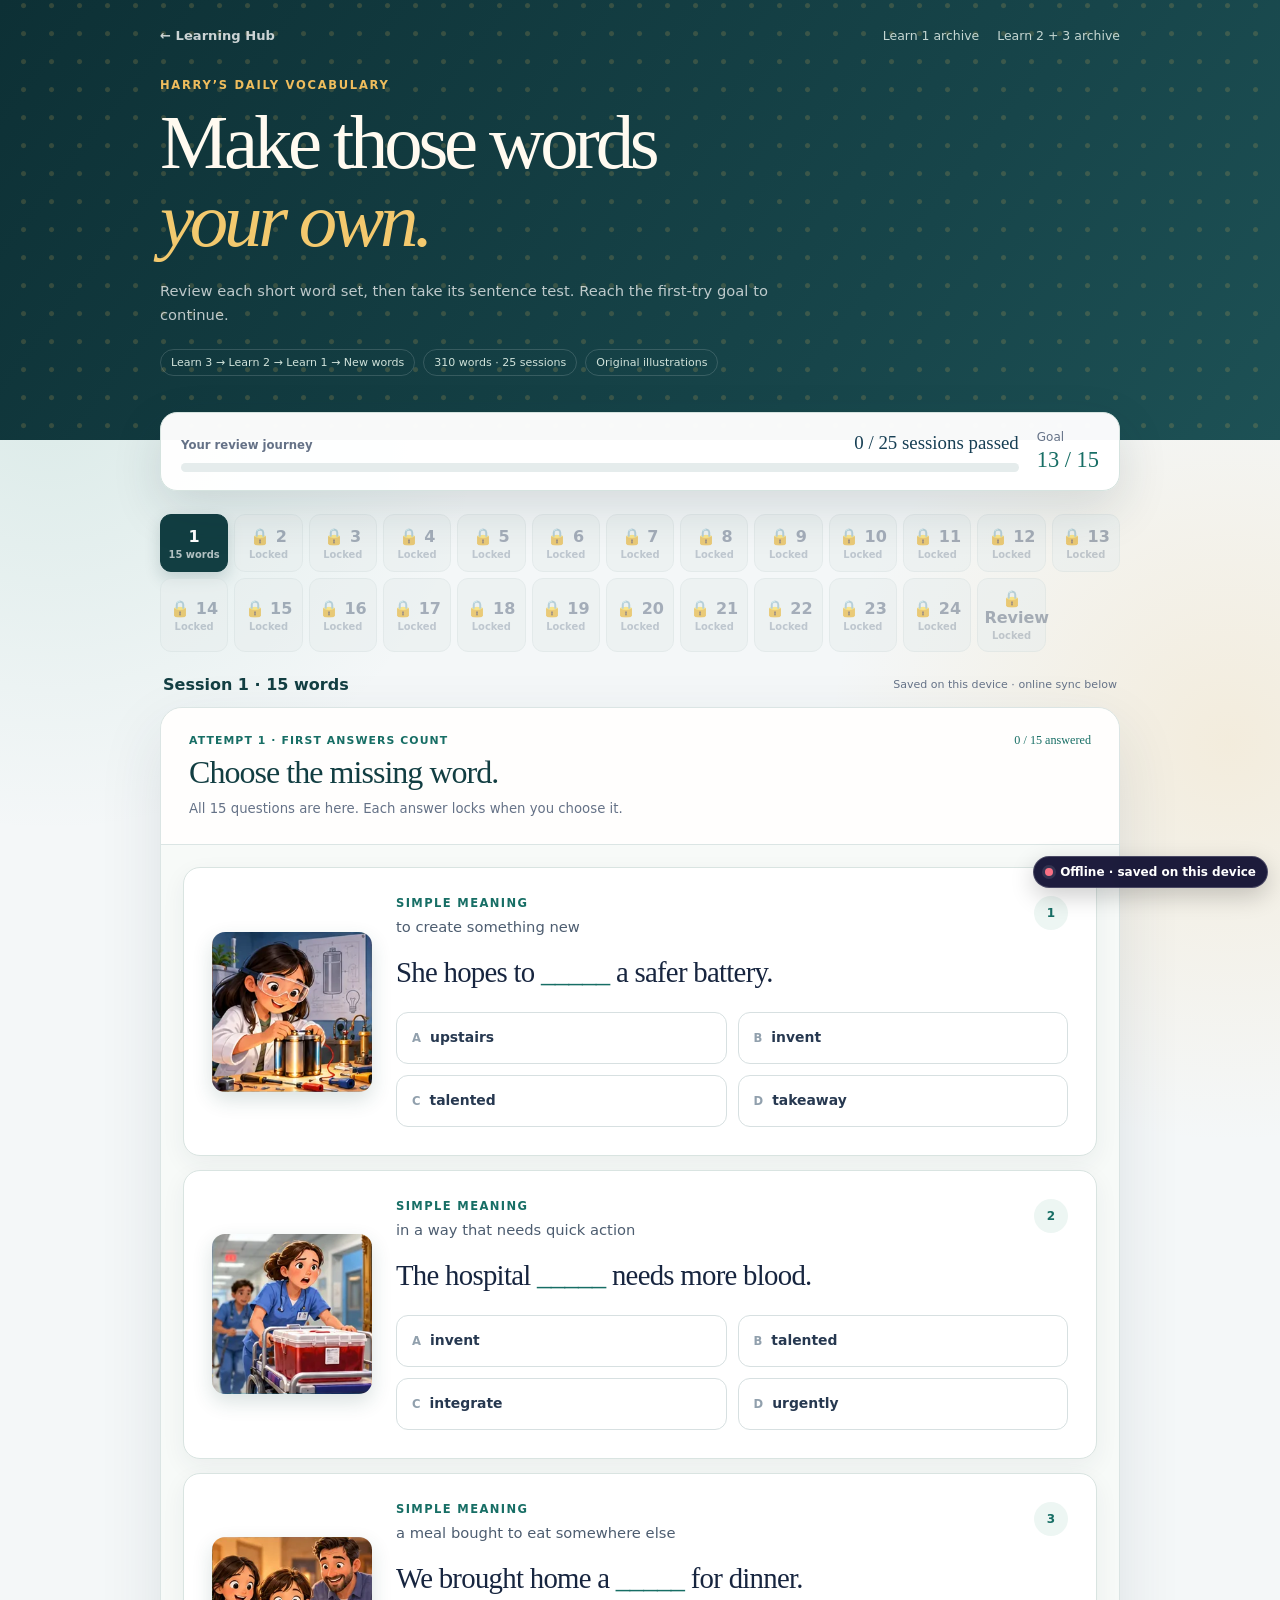
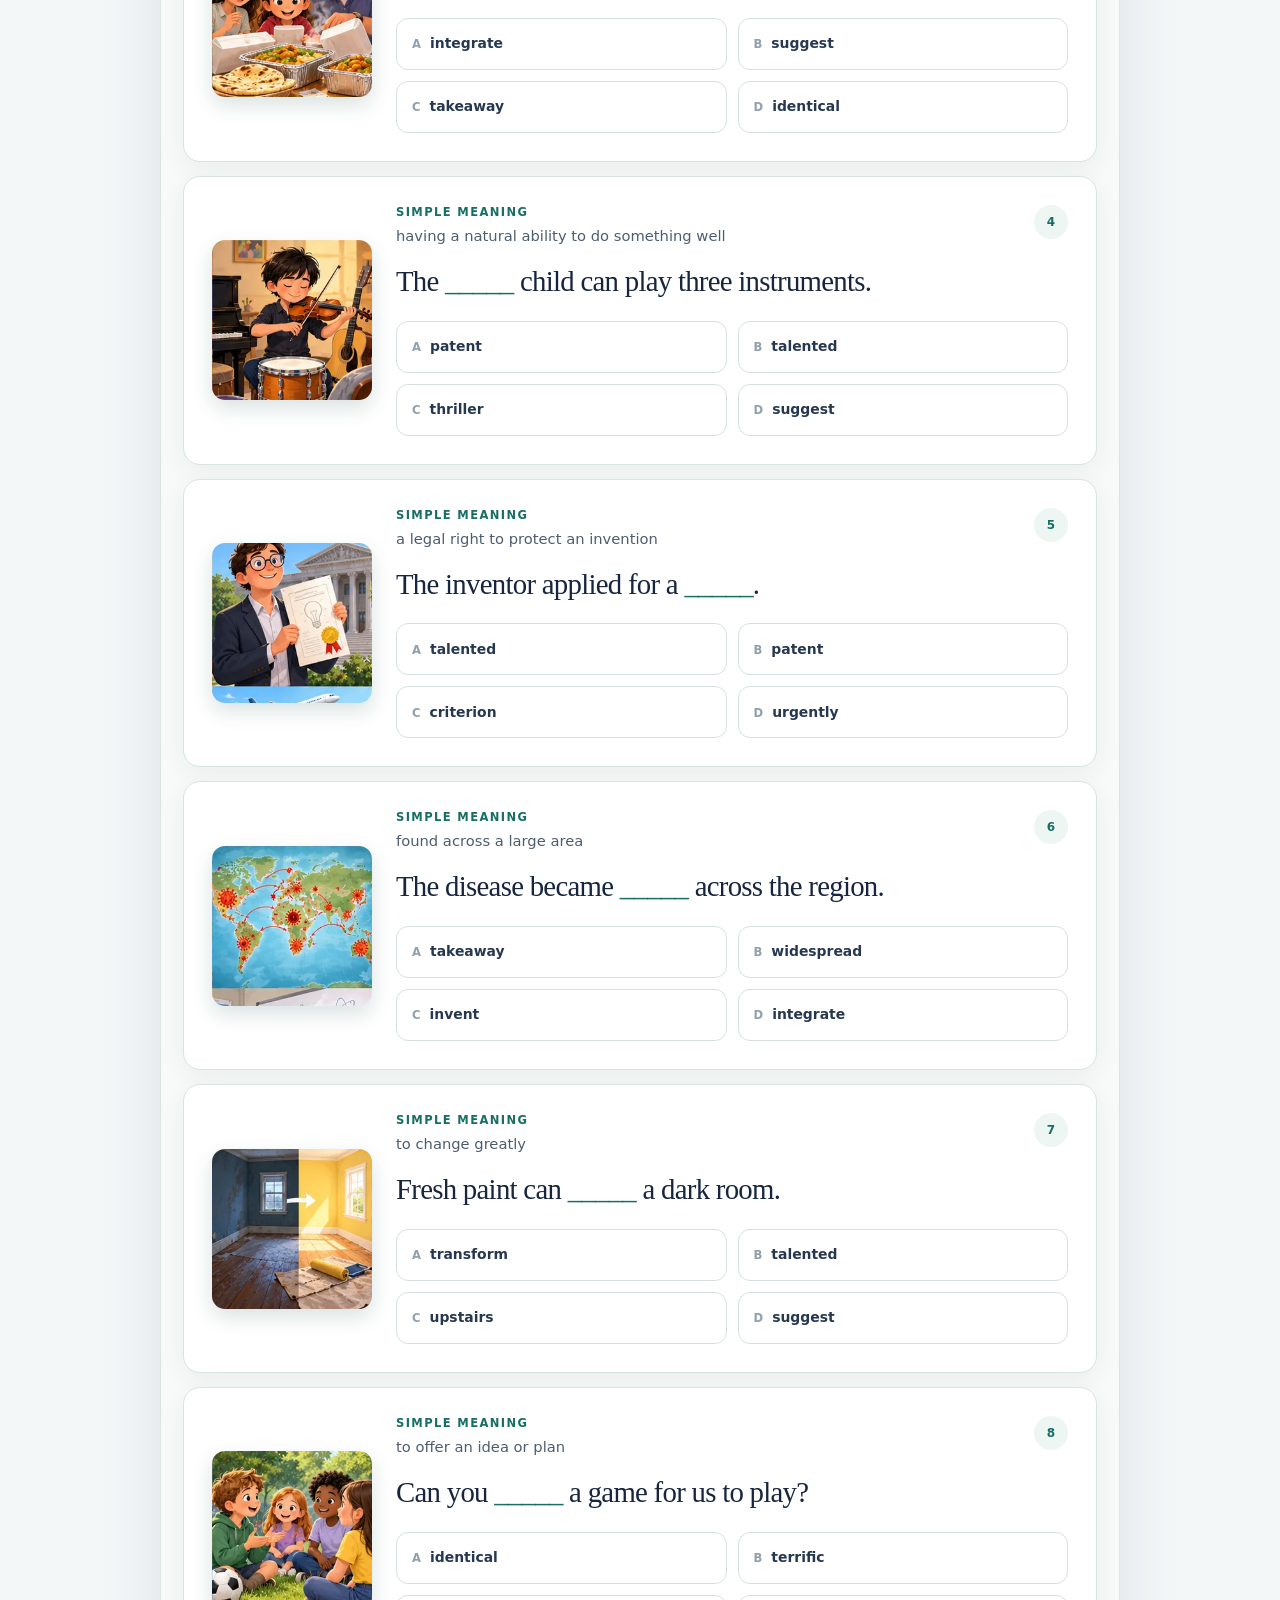
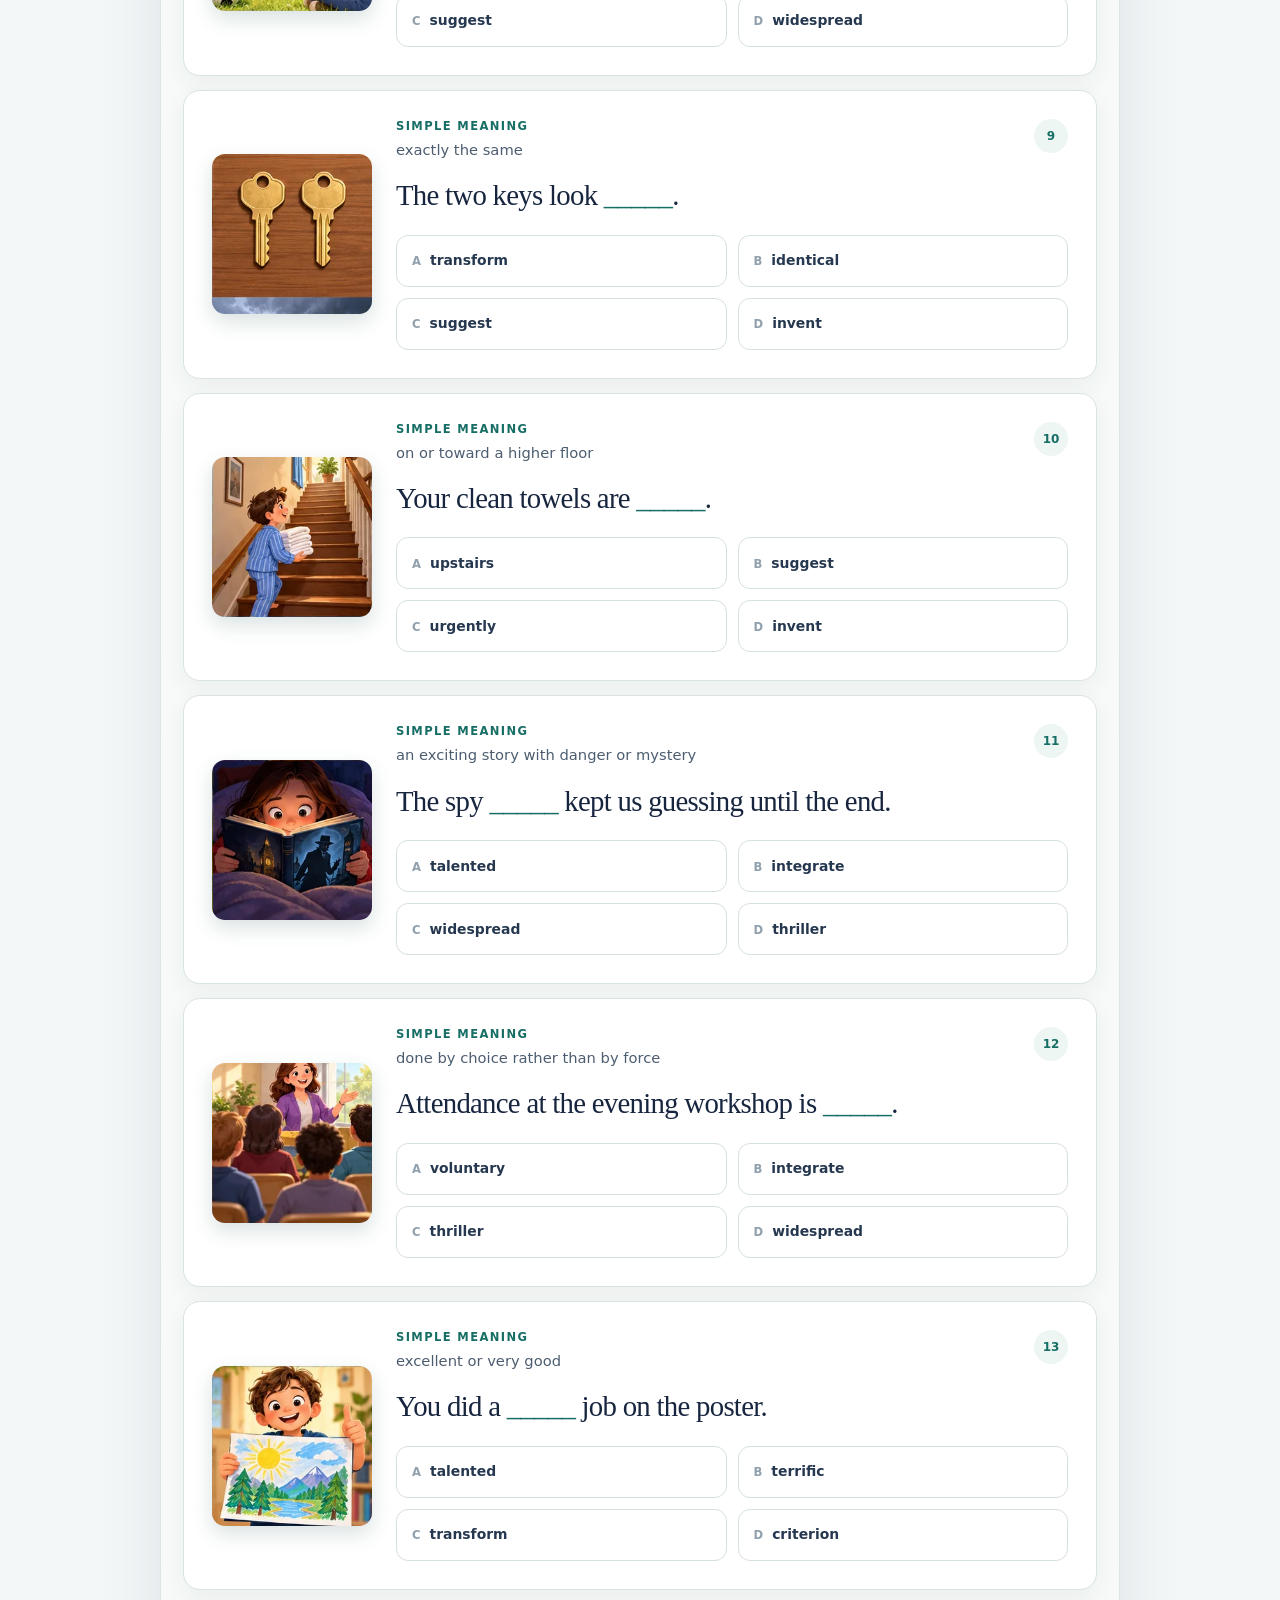
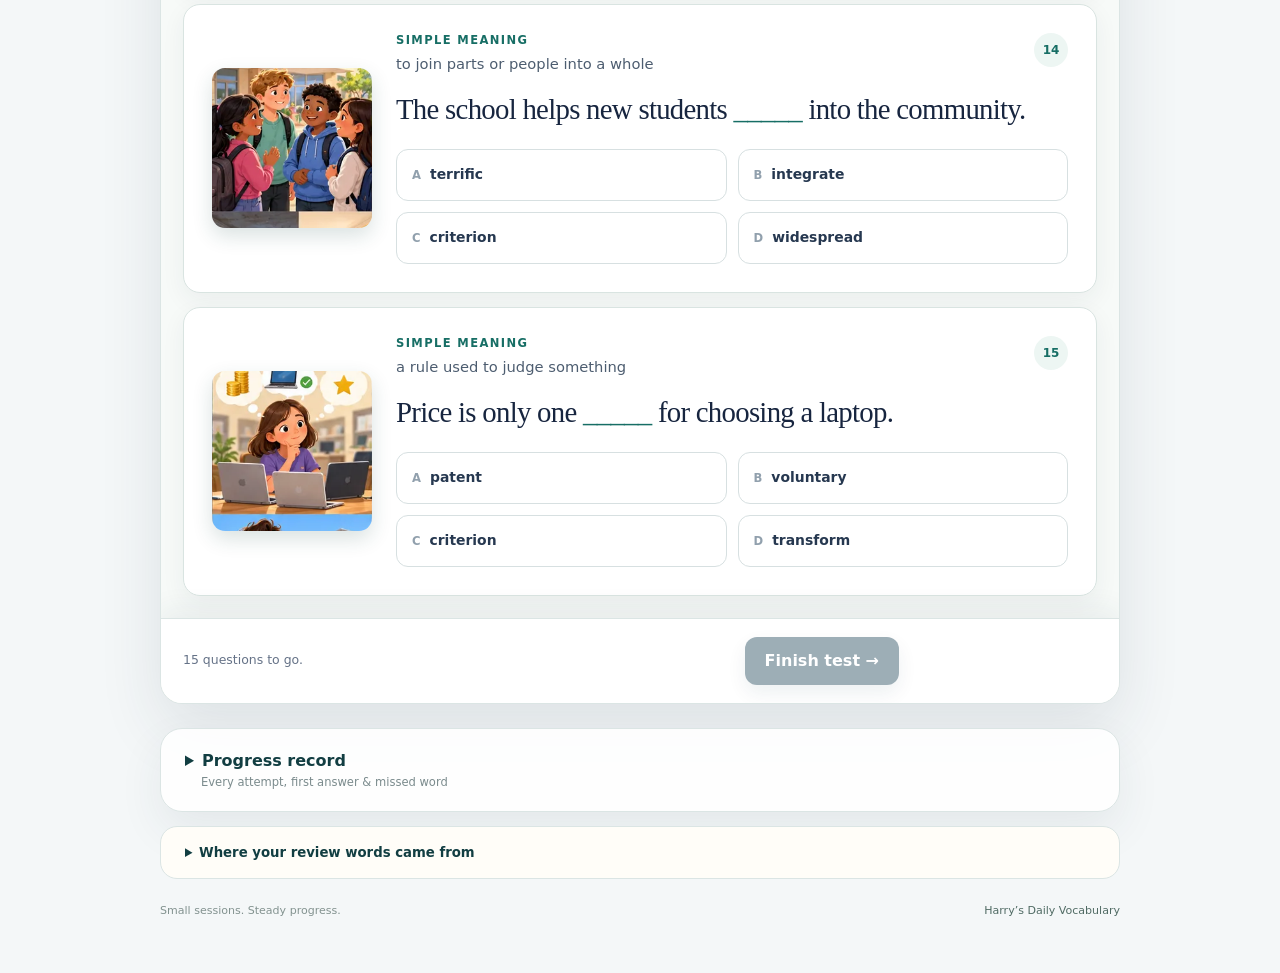
<file: docs/learn-2/index.html>
<!doctype html>
<html lang="en">
<head>
  <meta charset="utf-8">
  <meta name="viewport" content="width=device-width, initial-scale=1">
  <meta name="description" content="Open Harry’s Daily Vocabulary: illustrated sentence tests from his earlier missed words.">
  <title>Harry’s Daily Vocabulary</title>
  <link rel="canonical" href="https://shangguanyun08.github.io/harry-vocabulary-1500/review/">
  <script>location.replace('../review/' + location.search + location.hash);</script>
  <meta http-equiv="refresh" content="0; url=../review/">
</head>
<body>
  <h1>Harry’s Daily Vocabulary</h1>
  <p><a href="../review/">Open the current daily vocabulary site →</a></p>
  <p><a href="./archive.html">View the Learn 2 + 3 archive and saved records</a></p>
</body>
</html>
</file>
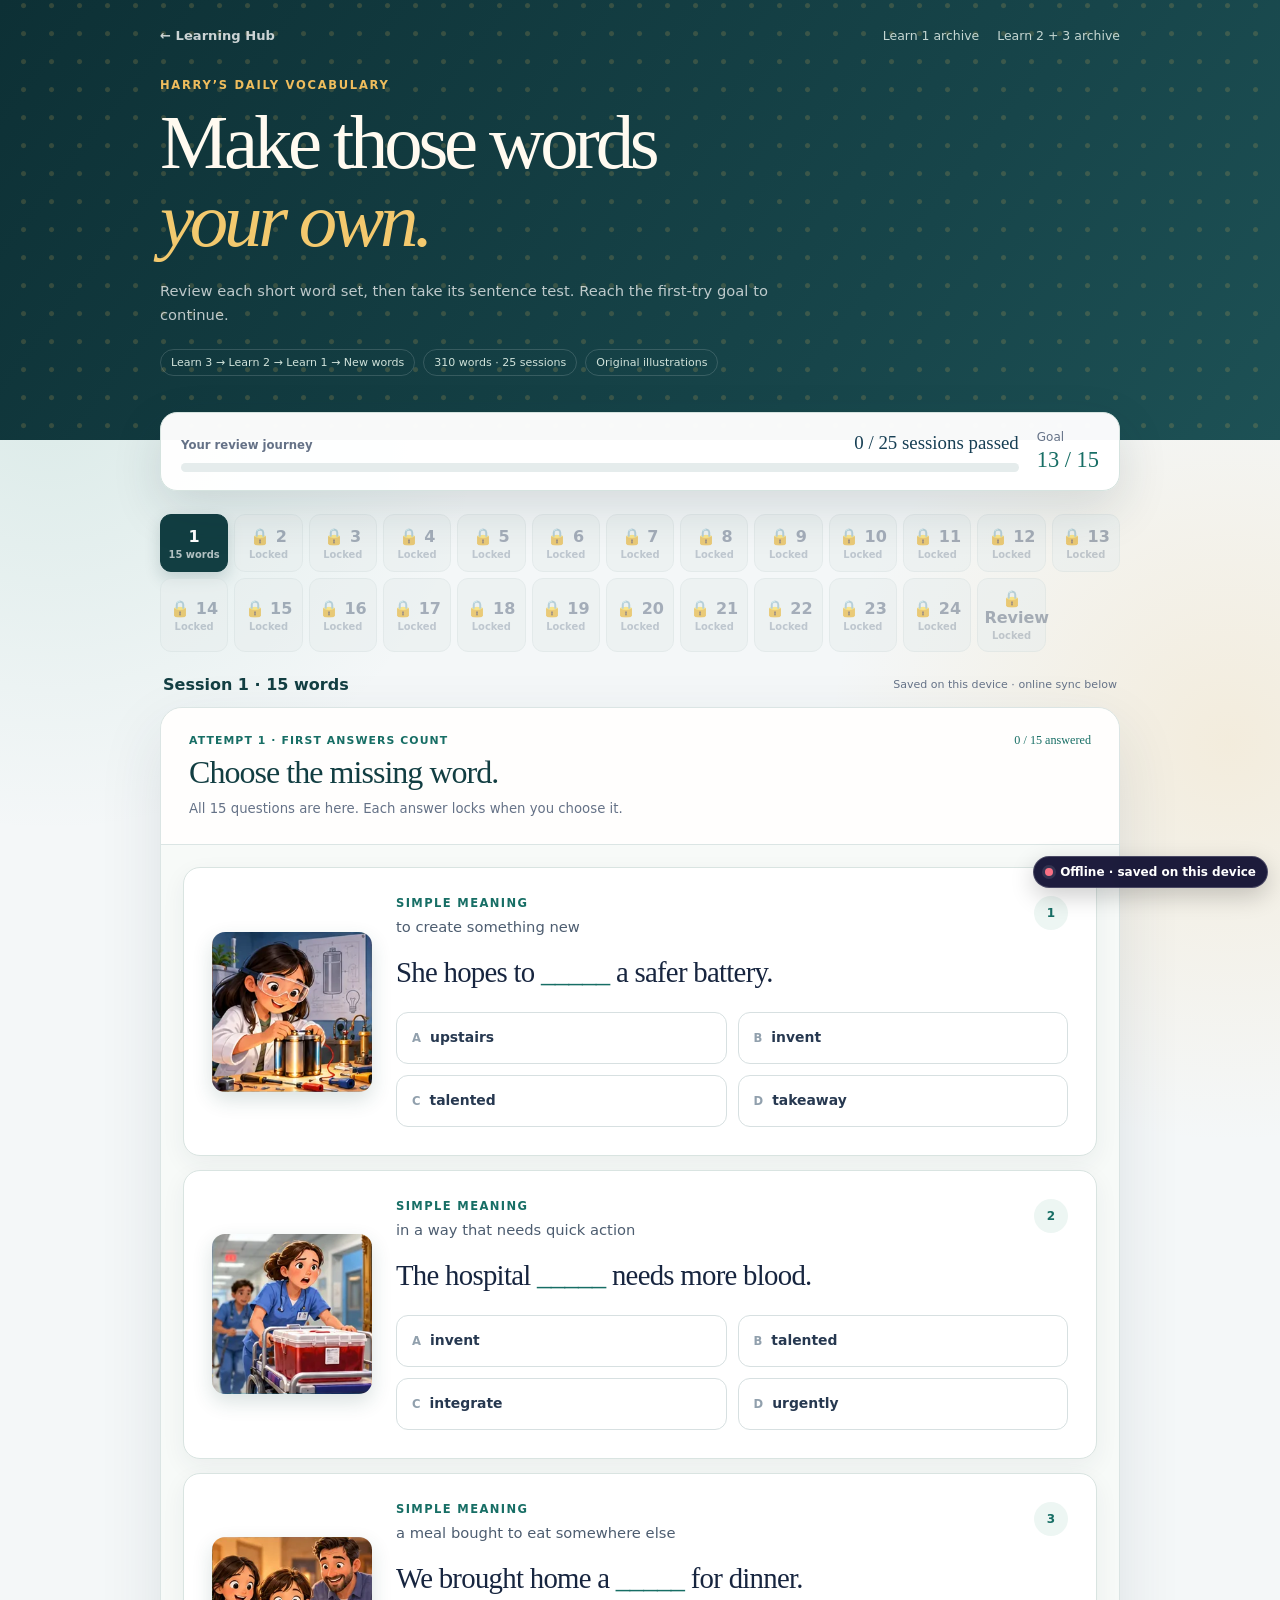
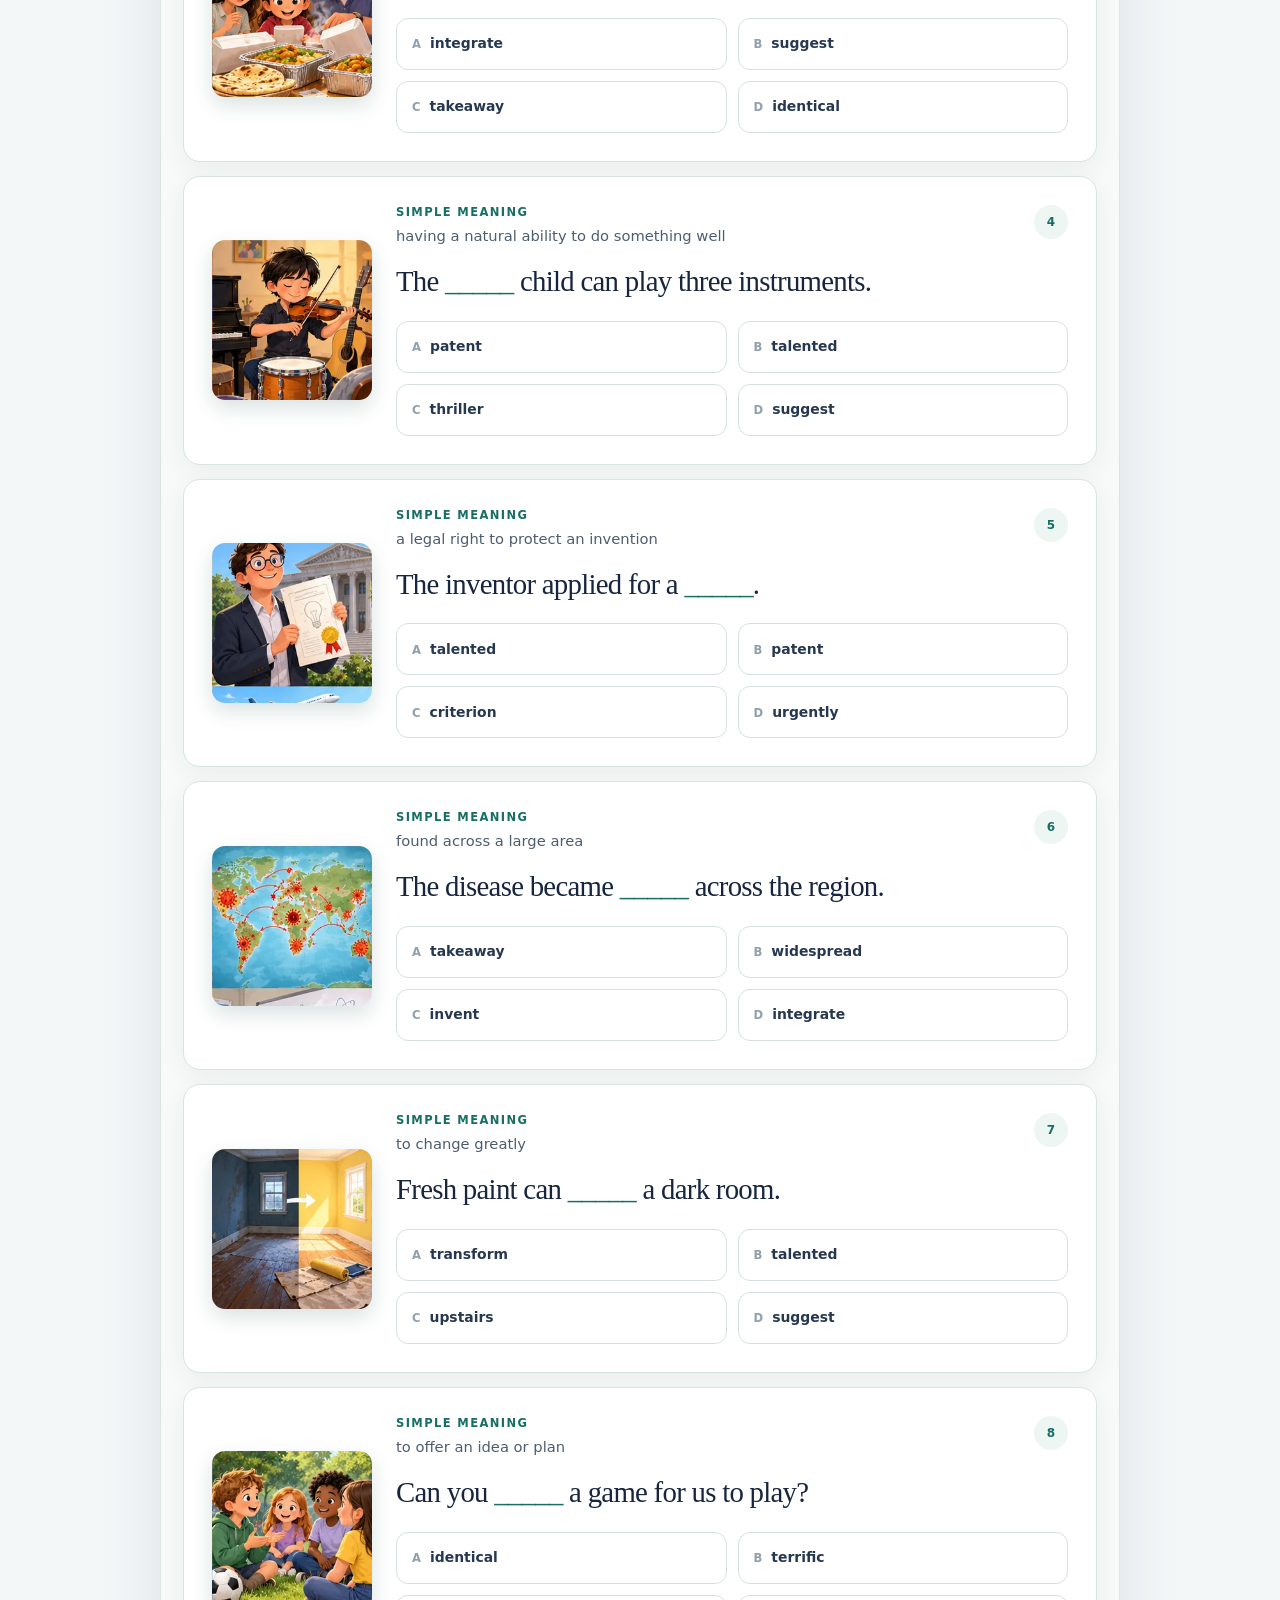
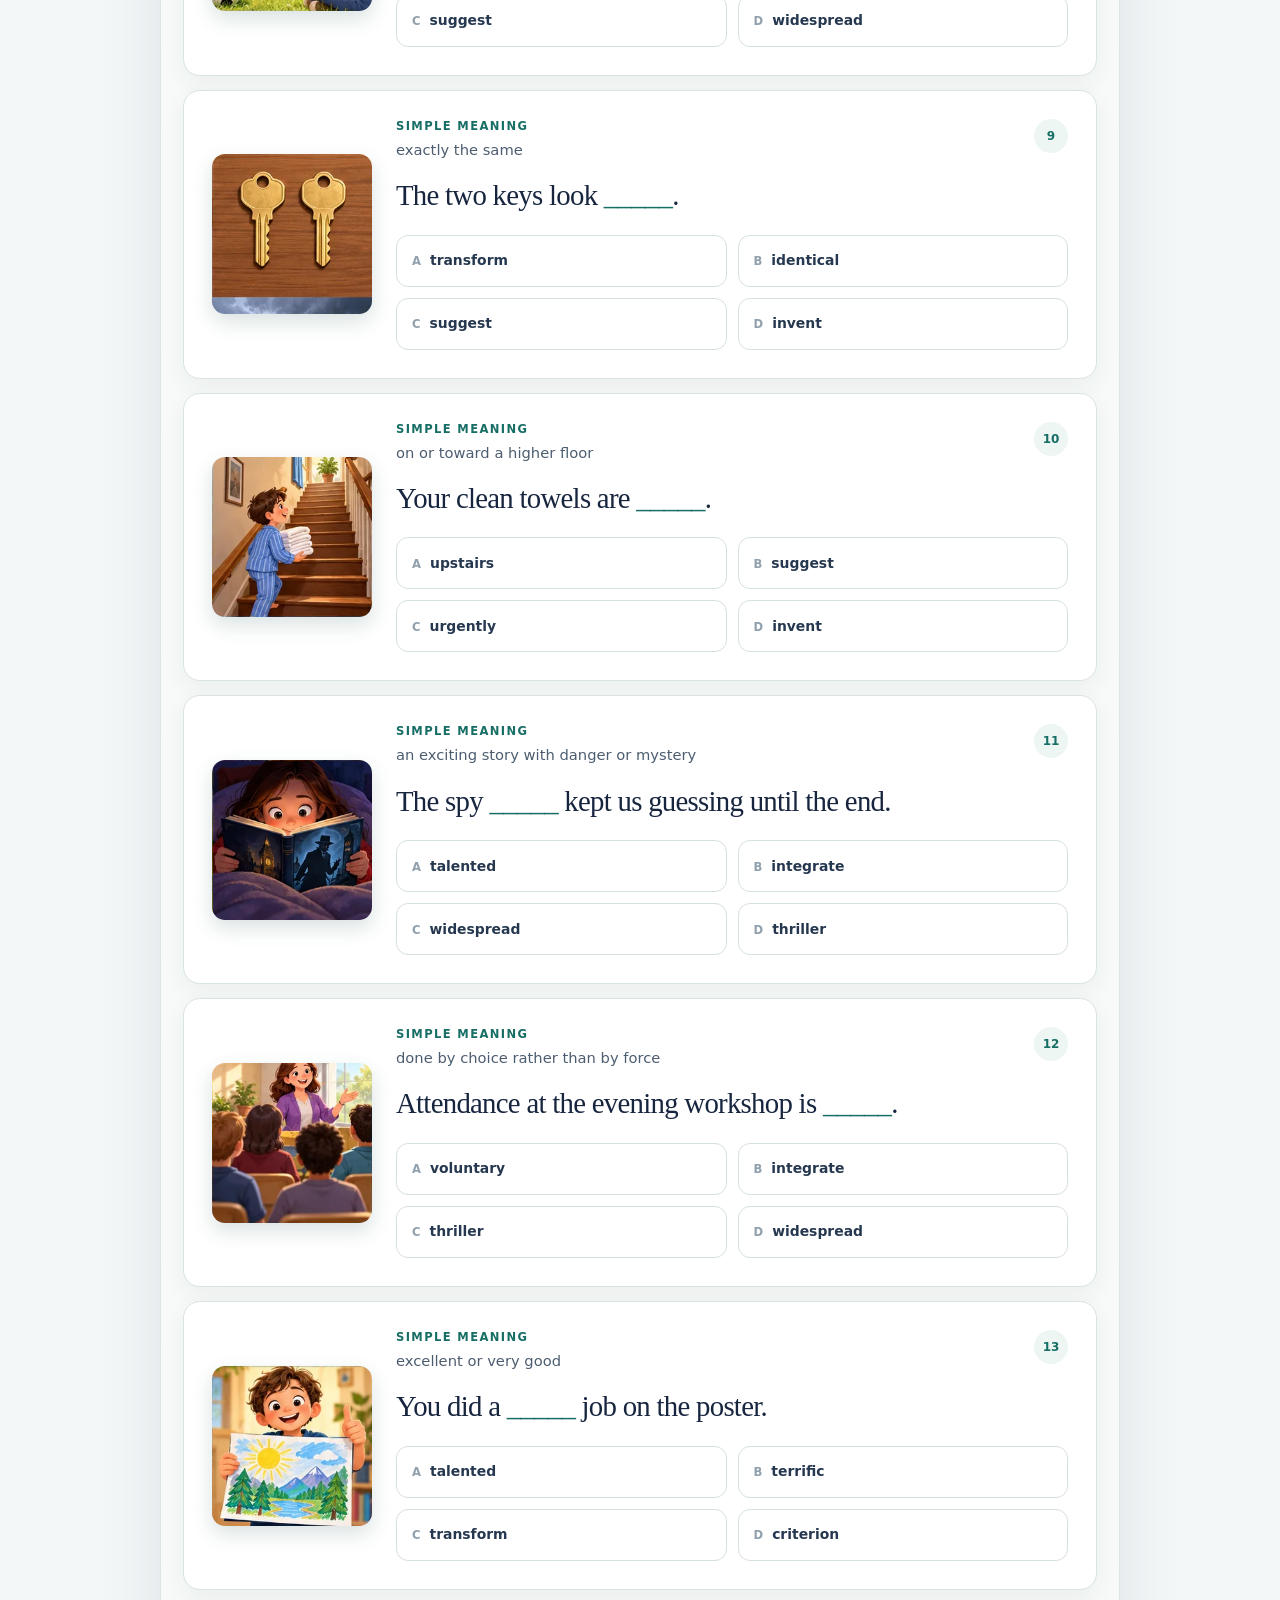
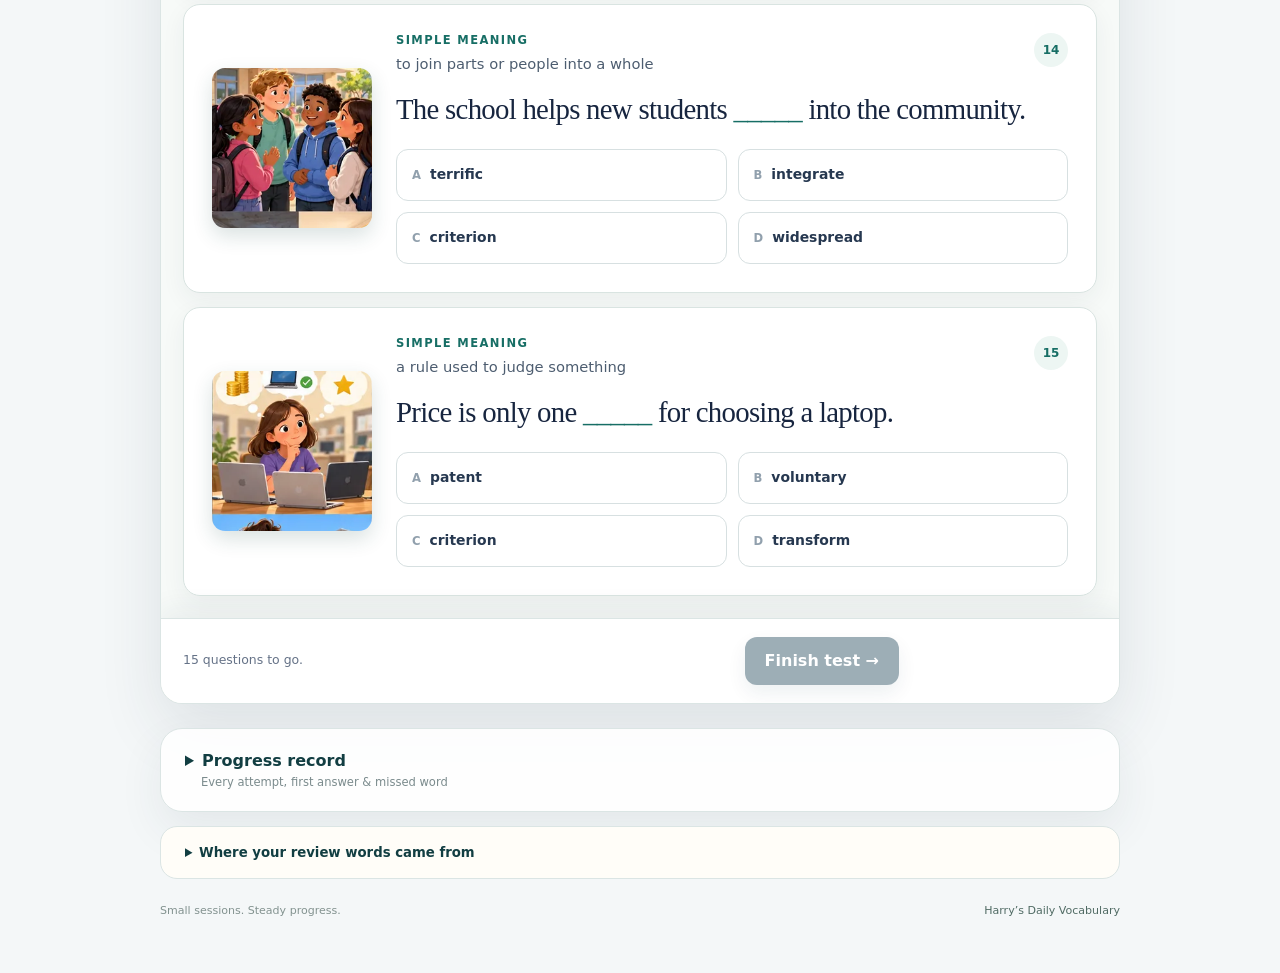
<file: docs/review/index.html>
<!doctype html>
<html lang="en">
<head>
  <meta charset="utf-8">
  <meta name="viewport" content="width=device-width, initial-scale=1">
  <meta name="description" content="Harry’s Daily Vocabulary: illustrated sentence tests. Review illustrated words, then take a sentence test and track your first-try score.">
  <meta name="theme-color" content="#153f43">
  <title>Harry’s Daily Vocabulary</title>
  <link rel="stylesheet" href="./styles.css?v=20261026">
  <script defer src="./engine.js?v=20261026-resume"></script>
  <script defer src="./app.js?v=20261026"></script>
</head>
<body>
  <header class="topbar"><div class="topbar-inner">
    <nav class="nav" aria-label="Vocabulary navigation">
      <a class="back-link" href="https://shangguanyun08.github.io/marco-learning-hub/">← Learning Hub</a>
      <div class="archive-links"><a href="https://shangguanyun08.github.io/harry-vocabulary-1500/learn/">Learn 1 archive</a><a href="https://shangguanyun08.github.io/harry-vocabulary-1500/learn-2/archive.html">Learn 2 + 3 archive</a></div>
    </nav>
    <p class="eyebrow">Harry’s Daily Vocabulary</p>
    <h1>Make those words<br><em>your own.</em></h1>
    <p class="intro">Review each short word set, then take its sentence test. Reach the first-try goal to continue.</p>
    <div class="hero-meta"><span>Learn 3 → Learn 2 → Learn 1 → New words</span><span id="pool-count">Loading your review words…</span><span>Original illustrations</span></div>
  </div></header>
  <main class="shell">
    <section class="status-card" aria-label="Course progress"><div><div class="progress-copy"><span id="progress-label">Your review journey</span><strong id="progress-number">0 sessions passed</strong></div><div class="progress-track"><span id="progress-bar"></span></div></div><span class="goal-badge">Goal <strong>13 / 15</strong></span></section>
    <nav id="sessions" class="sessions" aria-label="Choose a review session"></nav>
    <div class="session-heading"><p id="session-label">Session 1</p><span id="save-status" role="status">Loading…</span></div>
    <section class="card" id="card" aria-label="Current session"><div class="center-body"><h2>Gathering your words…</h2></div></section>
    <details class="record-card" id="records"><summary><span>Progress record</span><small>Every attempt, first answer &amp; missed word</small></summary><div id="record-content"></div></details>
    <details class="source-card"><summary>Where your review words came from</summary><div id="source-content"></div></details>
    <footer>Small sessions. Steady progress. <span>Harry’s Daily Vocabulary</span></footer>
  </main>
  <div id="toast" role="status" hidden></div>
</body>
</html>
</file>
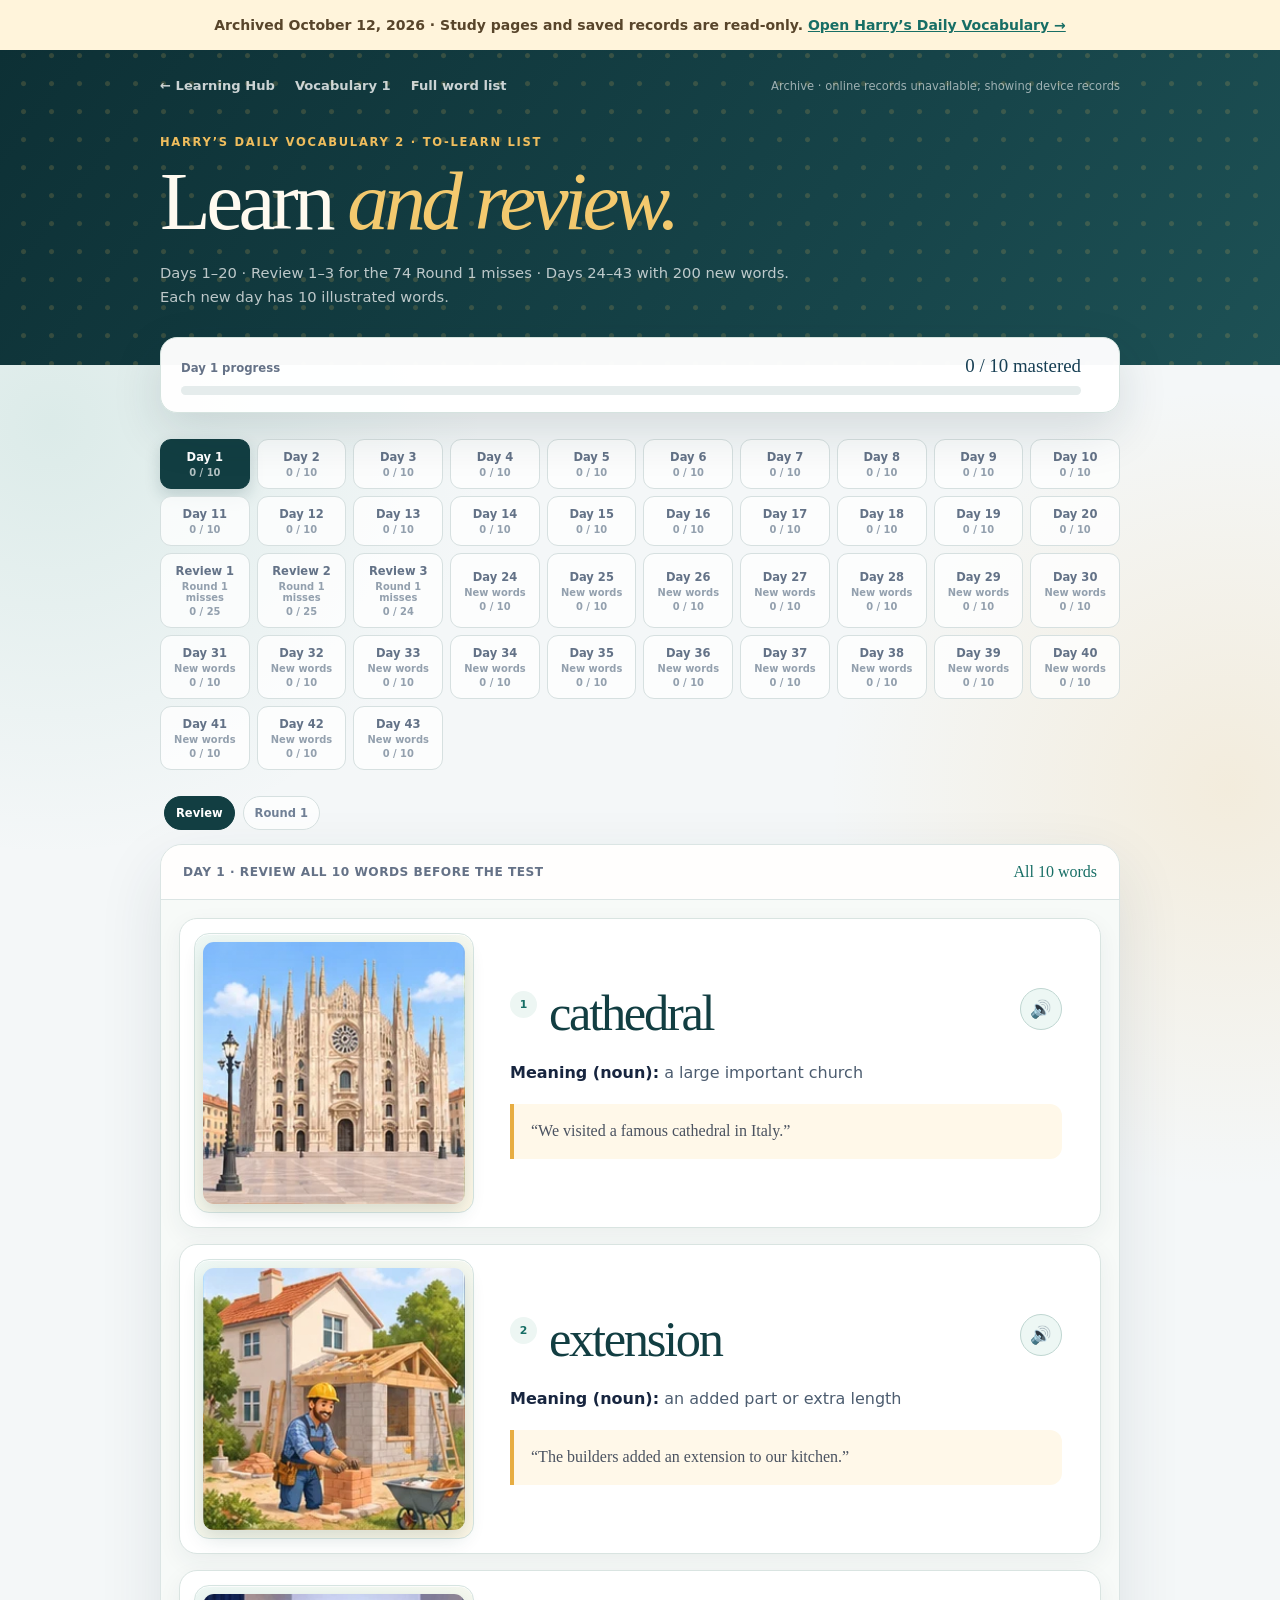
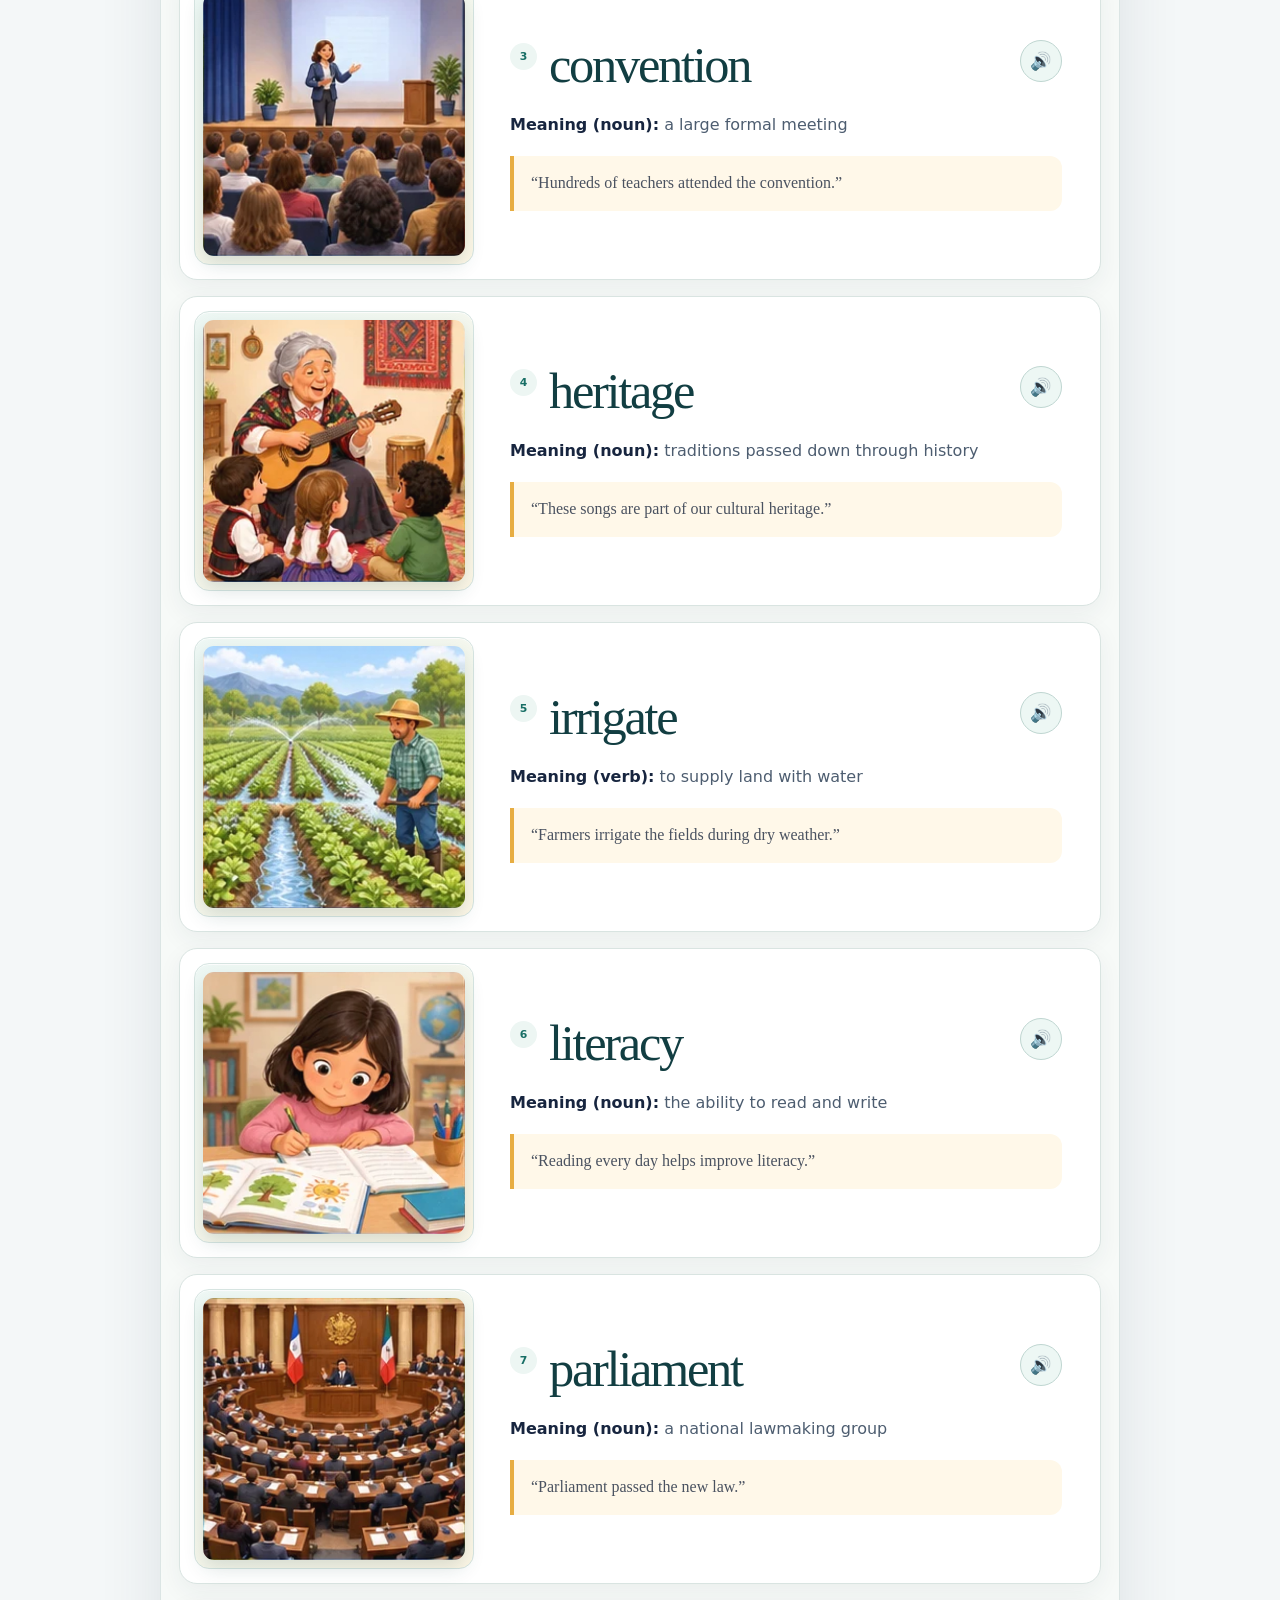
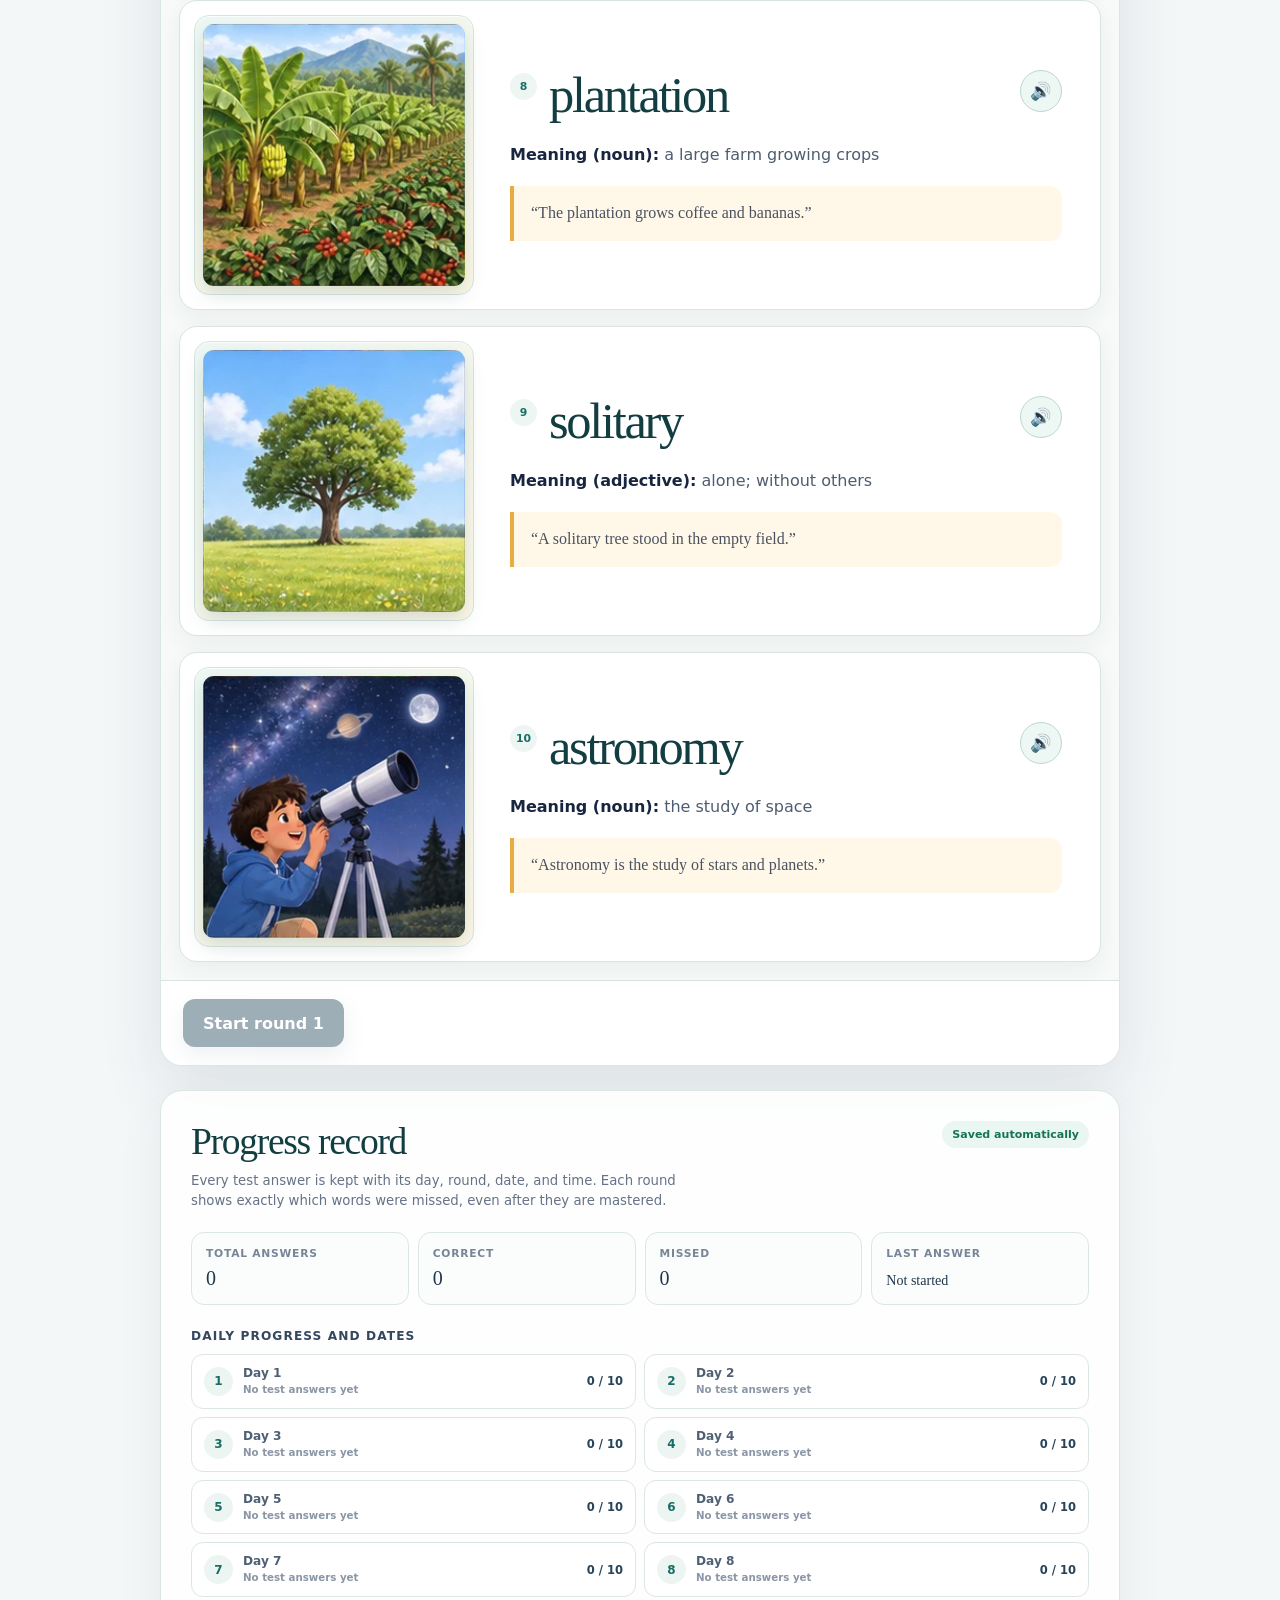
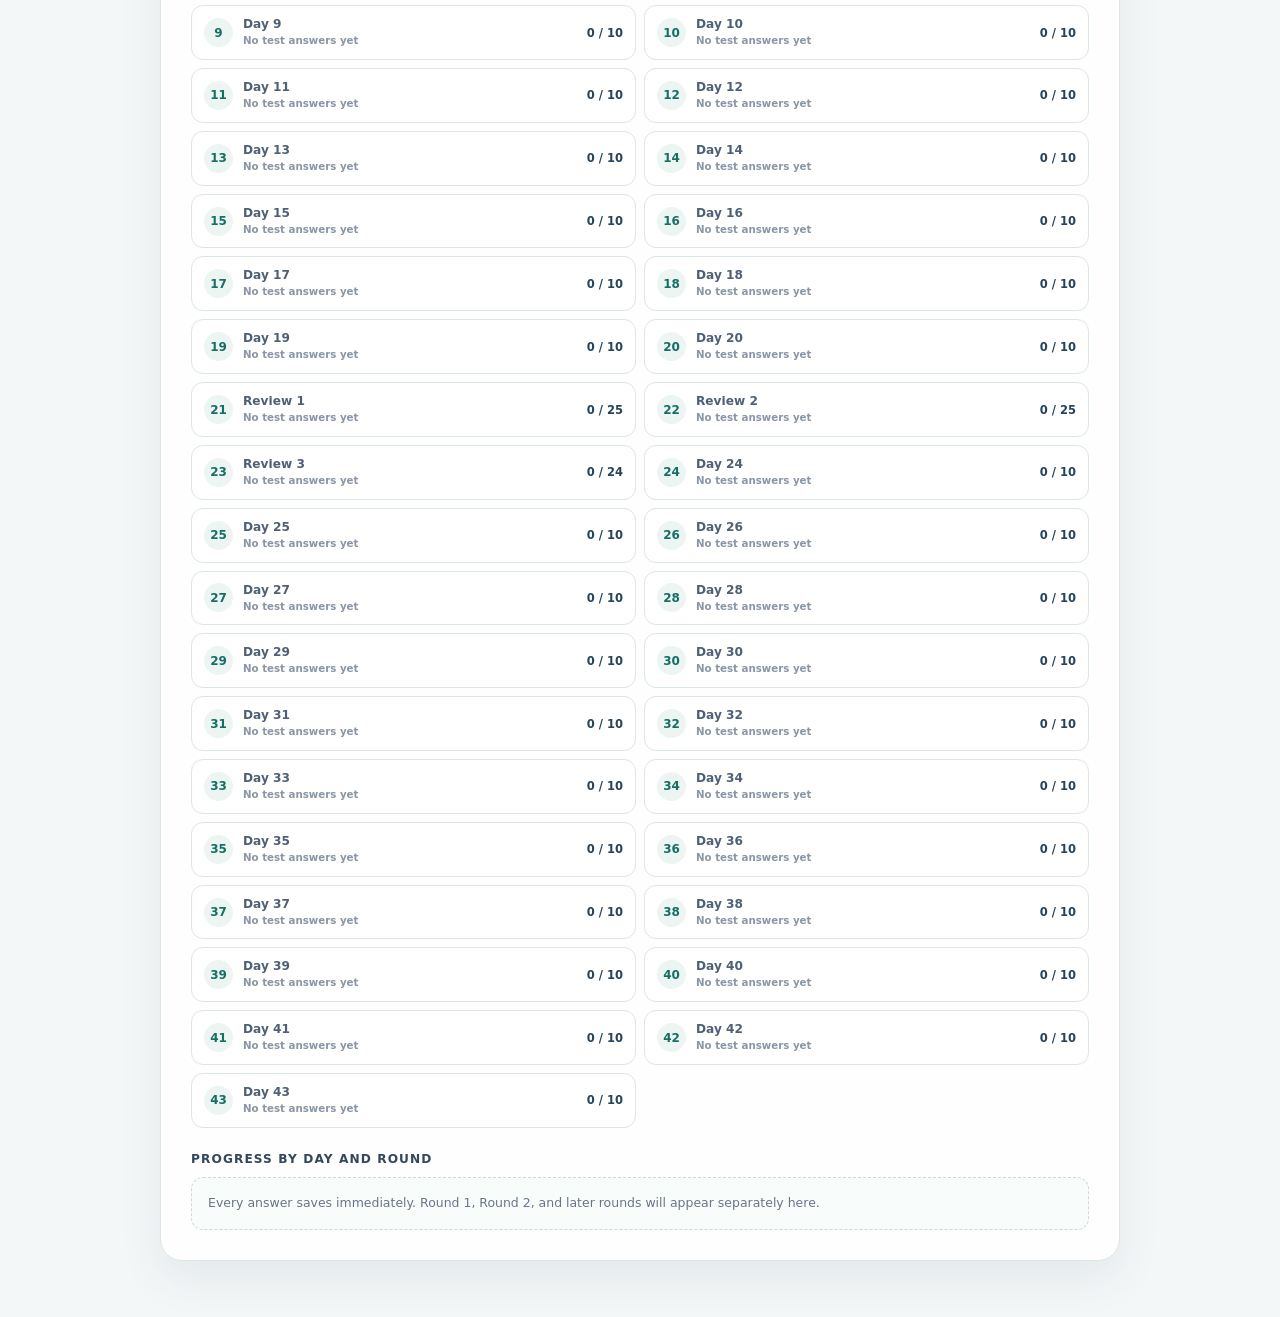
<file: docs/learn-2/archive.html>
<!doctype html>
<html lang="en">
<head>
  <meta charset="utf-8">
  <meta name="viewport" content="width=device-width, initial-scale=1">
  <meta name="description" content="Learn 400 To learn words in 40 daily sessions, with illustrated reviews, missed-word rounds, and saved online progress.">
  <title>Harry’s Daily Vocabulary 2 · Archive</title>
  <link rel="stylesheet" href="./styles.css?v=1">
</head>
<body>
  <aside class="archive-banner" aria-label="Archived course" style="padding:14px 20px;background:#fff4db;color:#58452b;text-align:center;font:600 14px/1.6 system-ui">Archived October 12, 2026 · Study pages and saved records are read-only. <a href="../review/" style="color:#176e65;font-weight:800">Open Harry’s Daily Vocabulary →</a></aside>
  <header class="topbar">
    <div class="topbar-inner">
      <nav class="nav" aria-label="Vocabulary navigation">
        <div class="course-links"><a class="back-link" href="https://shangguanyun08.github.io/marco-learning-hub/">← Learning Hub</a><a class="back-link" href="../learn/">Vocabulary 1</a><a class="back-link" href="../">Full word list</a></div>
        <span class="save-note">Archived · saved progress and answer history are read-only</span>
      </nav>
      <p class="eyebrow">Harry’s Daily Vocabulary 2 · To-learn list</p>
      <h1>Learn <em>and review.</em></h1>
      <p class="intro">Days 1–20 · Review 1–3 for the 74 Round 1 misses · Days 24–43 with 200 new words. Each new day has 10 illustrated words.</p>
    </div>
  </header>

  <main class="shell">
    <section class="status-card" aria-label="Learning progress">
      <div>
        <div class="progress-copy"><span id="progress-label">Loading Day 1</span><strong id="progress-number">0 / 10 mastered</strong></div>
        <div class="progress-track" aria-hidden="true"><span id="progress-bar"></span></div>
      </div>
      <div class="status-actions">
        <button class="test-now" id="start-test" type="button">Start round 1 test</button>
      </div>
    </section>

    <div class="sessions" id="sessions" aria-label="Choose a learning day"></div>
    <div class="rounds" id="rounds" aria-label="Learning steps"></div>
    <section class="card" id="card" aria-live="polite"><div class="center-body"><div><div class="seal" aria-hidden="true">…</div><h2>Loading to-learn words</h2></div></div></section>
    <section class="record-card" id="record-card" aria-labelledby="record-title">
      <div class="record-head">
        <div><h2 id="record-title">Progress record</h2><p>Every test answer is kept with its day, round, date, and time. Each round shows exactly which words were missed, even after they are mastered.</p></div>
        <span class="record-badge">Saved automatically</span>
      </div>
      <div id="record-content"><p class="empty-record">Your dated learning record will appear here after the first test answer.</p></div>
    </section>
  </main>

  <div class="toast" id="toast" role="status" hidden></div>

  <script src="./app.js?v=4"></script>
</body>
</html>
</file>
<file: docs/review/styles.css>
:root {
      color-scheme: light;
      font-family: Inter, ui-sans-serif, system-ui, -apple-system, BlinkMacSystemFont, "Segoe UI", sans-serif;
      color: #17253f;
      background: #f4f7f8;
      --ink: #17253f;
      --muted: #657287;
      --green: #176e65;
      --green-dark: #123e42;
      --gold: #e7ad42;
      --line: #dbe5e4;
      --paper: #fffdf8;
      --success: #167356;
      --danger: #a13d3d;
    }

    * { box-sizing: border-box; }
    html { scroll-behavior: smooth; }
    body {
      min-height: 100vh;
      margin: 0;
      background:
        radial-gradient(circle at 4% 7%, rgba(81, 166, 145, .15), transparent 27rem),
        radial-gradient(circle at 96% 13%, rgba(237, 179, 77, .16), transparent 25rem),
        #f4f7f8;
    }

    button, a { font: inherit; }
    button { cursor: pointer; }
    button:focus-visible, a:focus-visible { outline: 3px solid #f0bd59; outline-offset: 3px; }

    .topbar {
      color: #fffaf0;
      background:
        radial-gradient(circle at 84% 20%, rgba(228, 182, 85, .18) 0 2px, transparent 3px) 0 0 / 28px 28px,
        linear-gradient(128deg, #0d3035, #17454a 68%, #1d5155);
    }

    .topbar-inner {
      width: min(960px, calc(100% - 32px));
      margin: auto;
      padding: 28px 0 56px;
    }

    .nav {
      display: flex;
      align-items: center;
      justify-content: space-between;
      gap: 20px;
    }

    .back-link { color: rgba(255, 255, 255, .78); font-size: .82rem; font-weight: 750; text-decoration: none; }
    .back-link:hover { color: white; }
    .save-note { color: rgba(255, 255, 255, .58); font-size: .72rem; }
    .eyebrow { margin: 42px 0 12px; color: #efbd5d; font-size: .72rem; font-weight: 850; letter-spacing: .15em; text-transform: uppercase; }
    h1 { max-width: 720px; margin: 0; font: 500 clamp(2.65rem, 7vw, 5.2rem) / .98 Georgia, "Times New Roman", serif; letter-spacing: -.055em; }
    h1 em { color: #f3c96e; font-weight: 500; }
    .intro { max-width: 650px; margin: 18px 0 0; color: rgba(255, 255, 255, .72); font-size: .92rem; line-height: 1.65; }

    .shell { width: min(960px, calc(100% - 32px)); margin: -28px auto 56px; }
    .status-card {
      position: relative;
      z-index: 2;
      display: grid;
      grid-template-columns: 1fr auto;
      gap: 18px;
      align-items: center;
      padding: 17px 20px;
      border: 1px solid #d5e3df;
      border-radius: 17px;
      background: rgba(255, 255, 255, .97);
      box-shadow: 0 18px 50px rgba(20, 53, 56, .14);
    }

    .progress-copy { display: flex; align-items: baseline; justify-content: space-between; gap: 14px; margin-bottom: 9px; }
    .progress-copy span { color: var(--muted); font-size: .73rem; font-weight: 750; }
    .progress-copy strong { color: #173f54; font: 1.18rem Georgia, serif; }
    .progress-track { height: 9px; overflow: hidden; border-radius: 99px; background: #e5ecec; }
    .progress-track span { display: block; width: 0; height: 100%; border-radius: inherit; background: linear-gradient(90deg, #207b72, #65bea9); transition: width .3s ease; }
    .status-actions { display: flex; align-items: center; justify-content: flex-end; }
    .test-now {
      min-height: 42px;
      padding: 9px 15px;
      border: 0;
      border-radius: 10px;
      background: #173f54;
      color: white;
      font-size: .78rem;
      font-weight: 850;
      box-shadow: 0 7px 17px rgba(23, 63, 84, .18);
    }
    .test-now:hover { background: #0f3346; transform: translateY(-1px); }

    .rounds { display: flex; align-items: center; gap: 8px; margin: 26px 4px 14px; overflow-x: auto; }
    .sessions { display: grid; grid-template-columns: repeat(10, minmax(0, 1fr)); gap: 7px; margin: 26px 0 14px; }
    .session-button {
      min-width: 0;
      padding: 10px 6px;
      border: 1px solid #d6e0e0;
      border-radius: 11px;
      background: rgba(255, 255, 255, .78);
      color: #637287;
      font-size: .72rem;
      font-weight: 850;
    }
    .session-button span, .session-button small { display: block; }
    .session-button small { margin-top: 3px; color: #93a0ae; font-size: .62rem; }
    .session-button:hover { border-color: #9fc2bb; background: #f3faf8; }
    .session-button.complete { border-color: #a8d3c9; background: #e9f6f2; color: var(--success); }
    .session-button.active { border-color: var(--green-dark); background: var(--green-dark); color: white; box-shadow: 0 7px 16px rgba(18, 62, 66, .18); }
    .session-button.active small { color: rgba(255, 255, 255, .68); }
    .session-button .session-finished { display: block; margin-top: 4px; color: #446f65; font-size: .6rem; font-weight: 650; line-height: 1.35; white-space: nowrap; }
    .session-button.active .session-finished { color: #e0f3ed; }
    .step {
      flex: 0 0 auto;
      display: inline-flex;
      align-items: center;
      justify-content: center;
      min-width: 34px;
      height: 34px;
      padding: 0 11px;
      border: 1px solid #d6e0e0;
      border-radius: 999px;
      background: rgba(255, 255, 255, .72);
      color: #718096;
      font-size: .72rem;
      font-weight: 850;
    }
    .step.done { border-color: #a8d3c9; background: #e9f6f2; color: var(--success); }
    .step.active { border-color: var(--green-dark); background: var(--green-dark); color: white; }

    .card {
      min-height: 480px;
      overflow: hidden;
      border: 1px solid var(--line);
      border-radius: 22px;
      background: var(--paper);
      box-shadow: 0 24px 64px rgba(35, 58, 73, .11);
    }

    .card-head { display: flex; align-items: center; justify-content: space-between; gap: 16px; padding: 18px 22px; border-bottom: 1px solid var(--line); background: rgba(255, 255, 255, .7); }
    .card-head p { margin: 0; color: var(--muted); font-size: .76rem; font-weight: 800; letter-spacing: .04em; text-transform: uppercase; }
    .counter { color: var(--green); font: 1rem Georgia, serif; }

    .review-all-body { padding: 18px; background: #f7faf8; }
    .review-grid { display: grid; grid-template-columns: 1fr; gap: 16px; }
    .review-item {
      display: grid;
      grid-template-columns: minmax(220px, 280px) minmax(0, 1fr);
      gap: 12px;
      align-items: center;
      min-width: 0;
      padding: 14px;
      border: 1px solid #d9e4e1;
      border-radius: 18px;
      background: white;
      box-shadow: 0 8px 24px rgba(35, 58, 73, .06);
    }
    .review-item-copy { min-width: 0; padding: 20px 24px; }
    .review-item .word-line { display: grid; grid-template-columns: auto minmax(0, 1fr) auto; align-items: flex-start; gap: 12px; }
    .review-item .word-line h2 {
      min-width: 0;
      overflow-wrap: anywhere;
      font-size: clamp(2rem, 4vw, 3.15rem);
      line-height: 1.02;
    }
    .review-number {
      display: grid;
      flex: 0 0 auto;
      place-items: center;
      width: 27px;
      height: 27px;
      margin-top: 3px;
      border-radius: 50%;
      background: #edf6f3;
      color: var(--green);
      font-size: .68rem;
      font-weight: 900;
    }
    .review-item .speak-button { flex: 0 0 auto; width: 42px; height: 42px; font-size: 1.08rem; }
    .review-item .meaning { margin-top: 22px; font-size: 1rem; line-height: 1.55; }
    .review-item .example { margin-top: 18px; padding: 15px 17px; font-size: 1rem; line-height: 1.55; }
    .review-item .picture { min-height: 0; padding: 8px; border-radius: 15px; }
    .review-item .picture-art { border-radius: 11px; }
    .review-actions { justify-content: flex-end; }
    .word-line { display: flex; align-items: center; gap: 14px; }
    .word-line h2 { margin: 0; color: var(--green-dark); font: 500 clamp(3rem, 9vw, 5.8rem) / 1 Georgia, serif; letter-spacing: -.045em; }
    .speak-button {
      display: inline-grid;
      place-items: center;
      width: 48px;
      height: 48px;
      border: 1px solid #bfd6d1;
      border-radius: 50%;
      background: #edf7f4;
      color: var(--green);
      font-size: 1.25rem;
    }
    .speak-button:hover { transform: translateY(-1px); background: #e1f2ed; }
    .meaning { margin: 26px 0 0; color: #4d5d70; font-size: clamp(1rem, 2.4vw, 1.25rem); line-height: 1.55; }
    .meaning strong { color: var(--ink); }
    .example { margin: 18px 0 0; padding: 18px 20px; border-left: 4px solid var(--gold); border-radius: 0 12px 12px 0; background: #fff8e9; color: #4a5260; font: 1.15rem/1.55 Georgia, serif; }
    .picture {
      display: grid;
      place-items: center;
      min-height: 230px;
      padding: 10px 10px 17px;
      border: 1px solid #d7e5e2;
      border-radius: 22px;
      background: linear-gradient(145deg, #eef8f5, #fff8e7);
      box-shadow: inset 0 1px rgba(255, 255, 255, .8);
      text-align: center;
    }
    .picture-art {
      display: block;
      width: 100%;
      aspect-ratio: 1;
      overflow: hidden;
      border-radius: 15px;
      background-image: var(--picture-sheet);
      background-repeat: no-repeat;
      background-position: var(--picture-x) var(--picture-y);
      background-size: var(--picture-size, 500% 500%);
      box-shadow: 0 8px 20px rgba(25, 74, 68, .16);
    }
    .picture p { margin: 13px 8px 0; color: #53677a; font-size: .82rem; font-weight: 750; line-height: 1.45; }

    .card-actions { display: flex; justify-content: space-between; gap: 12px; padding: 18px 22px; border-top: 1px solid var(--line); background: white; }
    .button {
      min-height: 48px;
      padding: 11px 20px;
      border: 0;
      border-radius: 12px;
      background: #173f54;
      color: white;
      font-weight: 850;
      box-shadow: 0 8px 20px rgba(23, 63, 84, .18);
    }
    .button:hover { background: #0f3346; transform: translateY(-1px); }
    .button.secondary { border: 1px solid #d5dfe2; background: white; color: #506074; box-shadow: none; }
    .button.secondary:hover { background: #f7faf9; }
    .button:disabled { cursor: not-allowed; opacity: .42; transform: none; }

    .test-body { min-height: 382px; padding: 30px clamp(22px, 6vw, 58px) 34px; }
    .test-layout { display: grid; grid-template-columns: minmax(0, 1.15fr) minmax(220px, .85fr); gap: clamp(24px, 5vw, 52px); align-items: center; }
    .test-copy { min-width: 0; }
    .test-picture { min-height: 230px; }
    .prompt-label { margin: 0 0 8px; color: var(--green); font-size: .72rem; font-weight: 850; letter-spacing: .12em; text-transform: uppercase; }
    .test-meaning { margin: 0; color: #4d5d70; font-size: .96rem; line-height: 1.5; }
    .sentence { margin: 24px 0; color: var(--ink); font: 500 clamp(1.6rem, 4.5vw, 2.55rem)/1.35 Georgia, serif; letter-spacing: -.025em; }
    .blank { color: var(--green); white-space: nowrap; }
    .choices { display: grid; grid-template-columns: repeat(2, minmax(0, 1fr)); gap: 11px; }
    .choice {
      min-height: 56px;
      padding: 12px 15px;
      border: 1px solid #d7e0e1;
      border-radius: 12px;
      background: white;
      color: #263850;
      text-align: left;
      font-weight: 800;
      transition: border-color .15s, background .15s, transform .15s;
    }
    .choice small { margin-right: 9px; color: #91a0ad; }
    .choice:hover:not(:disabled) { border-color: #88b9af; background: #f1f8f6; transform: translateY(-1px); }
    .choice.correct { border-color: #79bba7; background: #e8f6f0; color: #12654c; }
    .choice.wrong { border-color: #dda0a0; background: #fff0ef; color: #943535; }
    .choice:disabled { cursor: default; opacity: 1; }
    .feedback { min-height: 48px; margin: 18px 0 0; padding: 13px 15px; border-radius: 11px; font-size: .85rem; font-weight: 750; line-height: 1.45; }
    .feedback:empty { min-height: 0; margin: 0; padding: 0; }
    .feedback.good { background: #e8f6f0; color: #12654c; }
    .feedback.try { background: #fff0ef; color: #943535; }
    .test-all-body { padding: 18px; background: #f7faf8; }
    .test-list { display: grid; gap: 14px; }
    .test-question { padding: clamp(18px, 4vw, 28px); border: 1px solid #d9e4e1; border-radius: 17px; background: white; box-shadow: 0 8px 24px rgba(35, 58, 73, .06); }
    .test-question.answered { border-color: #bbd8d0; }
    .test-question-head { display: flex; justify-content: space-between; gap: 16px; align-items: flex-start; }
    .test-question-head .prompt-label { margin-bottom: 6px; }
    .test-question-number { flex: 0 0 auto; display: grid; place-items: center; width: 34px; height: 34px; border-radius: 50%; background: #edf6f3; color: var(--green); font-size: .75rem; font-weight: 900; }
    .test-question .sentence { margin: 18px 0; font-size: clamp(1.35rem, 3.4vw, 2rem); }
    .test-question .feedback { margin-bottom: 0; }
    .test-all-actions { position: sticky; bottom: 0; z-index: 3; box-shadow: 0 -10px 28px rgba(35, 58, 73, .07); }

    .center-body { display: grid; place-items: center; min-height: 380px; padding: 44px 24px; text-align: center; }
    .center-body > div { max-width: 560px; }
    .seal { display: grid; place-items: center; width: 82px; height: 82px; margin: 0 auto 22px; border-radius: 50%; background: #e8f6f0; color: var(--success); font-size: 2rem; }
    .center-body h2 { margin: 0; color: var(--green-dark); font: 500 clamp(2.1rem, 6vw, 3.5rem)/1.05 Georgia, serif; letter-spacing: -.04em; }
    .center-body p { margin: 17px auto 26px; color: var(--muted); line-height: 1.65; }
    .score-row { display: flex; justify-content: center; gap: 9px; flex-wrap: wrap; margin: 22px 0; }
    .score-row span { padding: 8px 12px; border: 1px solid #d7e3e0; border-radius: 999px; background: white; color: #526276; font-size: .76rem; font-weight: 800; }

    .record-card {
      margin-top: 24px;
      padding: clamp(20px, 4vw, 30px);
      border: 1px solid var(--line);
      border-radius: 22px;
      background: rgba(255, 255, 255, .9);
      box-shadow: 0 18px 44px rgba(35, 58, 73, .08);
    }
    .record-head { display: flex; align-items: flex-start; justify-content: space-between; gap: 20px; }
    .record-head h2 { margin: 0; color: var(--green-dark); font: 500 clamp(1.65rem, 4vw, 2.35rem)/1.1 Georgia, serif; letter-spacing: -.035em; }
    .record-head p { max-width: 530px; margin: 8px 0 0; color: var(--muted); font-size: .83rem; line-height: 1.55; }
    .record-badge { flex: 0 0 auto; padding: 7px 10px; border-radius: 999px; background: #e9f6f2; color: var(--success); font-size: .69rem; font-weight: 850; }
    .record-stats { display: grid; grid-template-columns: repeat(4, minmax(0, 1fr)); gap: 9px; margin-top: 20px; }
    .record-stat { min-width: 0; padding: 14px; border: 1px solid #dce6e5; border-radius: 13px; background: #fbfdfc; }
    .record-stat span { display: block; color: #788598; font-size: .67rem; font-weight: 850; letter-spacing: .07em; text-transform: uppercase; }
    .record-stat strong { display: block; margin-top: 6px; color: #20364d; font: 1.25rem/1.2 Georgia, serif; overflow-wrap: anywhere; }
    .record-stat time { font-size: .88rem; }
    .record-section { margin-top: 24px; }
    .record-section h3 { margin: 0 0 11px; color: #33475d; font-size: .76rem; font-weight: 900; letter-spacing: .09em; text-transform: uppercase; }
    .session-records { display: grid; grid-template-columns: repeat(2, minmax(0, 1fr)); gap: 8px; }
    .session-record { display: grid; grid-template-columns: auto 1fr auto; gap: 10px; align-items: center; padding: 11px 12px; border: 1px solid #dce6e5; border-radius: 12px; background: white; }
    .session-record > strong { display: grid; place-items: center; width: 29px; height: 29px; border-radius: 50%; background: #edf5f3; color: var(--green); font-size: .75rem; }
    .session-record p { min-width: 0; margin: 0; color: #506074; font-size: .76rem; font-weight: 800; }
    .session-record small { display: block; margin-top: 3px; color: #8a96a5; font-size: .64rem; font-weight: 650; line-height: 1.35; }
    .session-record .session-score { color: #27445a; font-size: .72rem; font-weight: 900; white-space: nowrap; }
    .miss-list { display: grid; gap: 8px; }
    .miss-row { display: grid; grid-template-columns: minmax(110px, .55fr) minmax(0, 1.35fr) auto; gap: 14px; align-items: center; padding: 12px 13px; border: 1px solid #ead7d3; border-radius: 12px; background: #fffaf8; }
    .miss-word strong { display: block; color: #7f3838; font: 1.05rem Georgia, serif; }
    .miss-word span { display: block; margin-top: 3px; color: #a06b68; font-size: .64rem; font-weight: 850; }
    .miss-detail { min-width: 0; color: #596778; font-size: .73rem; line-height: 1.45; }
    .miss-detail strong { color: #34475c; }
    .miss-meta { text-align: right; }
    .miss-meta span { display: inline-block; padding: 5px 8px; border-radius: 999px; background: #f9e7e3; color: #923e3e; font-size: .64rem; font-weight: 900; }
    .miss-meta small { display: block; margin-top: 5px; color: #8b97a5; font-size: .62rem; }
    .round-history { display: grid; gap: 10px; }
    .round-record { overflow: hidden; border: 1px solid #dce6e5; border-radius: 14px; background: white; }
    .round-record-head {
      display: grid;
      grid-template-columns: auto minmax(0, 1fr) auto;
      gap: 11px;
      align-items: center;
      padding: 12px 14px;
      background: #f8fbfa;
    }
    .round-record-number {
      display: grid;
      place-items: center;
      width: 34px;
      height: 34px;
      border-radius: 50%;
      background: #e8f4f1;
      color: var(--green);
      font-size: .76rem;
      font-weight: 900;
    }
    .round-record-title { min-width: 0; }
    .round-record-title strong { display: block; color: #30475b; font-size: .82rem; }
    .round-record-title small { display: block; margin-top: 3px; color: #8491a0; font-size: .65rem; }
    .round-record-score { color: #4c6072; font-size: .71rem; font-weight: 900; white-space: nowrap; }
    .round-record-score.has-misses { color: #913f3f; }
    .round-misses { display: flex; flex-wrap: wrap; gap: 7px; padding: 12px 14px 14px; border-top: 1px solid #e8efed; }
    .round-miss-word { padding: 7px 10px; border-radius: 999px; background: #f9e7e3; color: #893c3c; font: .82rem Georgia, serif; }
    .round-perfect { margin: 0; padding: 12px 14px 14px; border-top: 1px solid #e8efed; color: var(--success); font-size: .75rem; font-weight: 800; }
    .empty-record { margin: 0; padding: 16px; border: 1px dashed #cbdcd8; border-radius: 12px; background: #f8fcfb; color: #687689; font-size: .78rem; line-height: 1.5; }

    .toast { position: fixed; right: 18px; bottom: 18px; z-index: 10; max-width: 320px; padding: 12px 15px; border-radius: 11px; background: #173f54; color: white; font-size: .8rem; font-weight: 750; box-shadow: 0 13px 34px rgba(23, 63, 84, .3); }
    [hidden] { display: none !important; }

    @media (max-width: 820px) {
      .sessions { grid-template-columns: repeat(5, minmax(0, 1fr)); }
      .review-item { grid-template-columns: minmax(190px, 240px) minmax(0, 1fr); }
      .review-item-copy { padding: 14px 16px; }
    }

    @media (max-width: 640px) {
      .topbar-inner { padding-top: 22px; }
      .save-note { display: none; }
      .eyebrow { margin-top: 34px; }
      .status-card { grid-template-columns: 1fr; }
      .status-actions { width: 100%; }
      .status-actions button { flex: 1; }
      .sessions { grid-template-columns: repeat(4, minmax(0, 1fr)); }
      .card { min-height: 0; }
      .review-all-body { padding: 10px; }
      .review-grid { gap: 12px; }
      .review-item { grid-template-columns: minmax(120px, 36%) minmax(0, 1fr); gap: 6px; align-items: start; width: 100%; padding: 10px; }
      .review-item-copy { padding: 4px 4px 4px 12px; }
      .review-item .word-line { gap: 6px; }
      .review-item .word-line h2 { font-size: clamp(1.35rem, 7vw, 1.85rem); }
      .review-number { width: 24px; height: 24px; font-size: .62rem; }
      .review-item .speak-button { width: 34px; height: 34px; font-size: .85rem; }
      .review-item .meaning { margin-top: 12px; font-size: .82rem; line-height: 1.45; }
      .review-item .example { margin-top: 10px; padding: 10px; font-size: .82rem; line-height: 1.45; }
      .card-actions { padding: 14px; }
      .button { flex: 1; padding-inline: 12px; }
      .choices { grid-template-columns: 1fr; }
      .test-all-body { padding: 10px; }
      .test-question { padding: 17px 14px; }
      .word-line { align-items: flex-start; }
      .speak-button { flex: 0 0 auto; width: 44px; height: 44px; }
      .record-head { display: block; }
      .record-badge { display: inline-block; margin-top: 12px; }
      .record-stats { grid-template-columns: repeat(2, minmax(0, 1fr)); }
      .session-records { grid-template-columns: 1fr; }
      .miss-row { grid-template-columns: 1fr auto; }
      .miss-detail { grid-column: 1 / -1; grid-row: 2; }
      .round-record-head { grid-template-columns: auto minmax(0, 1fr); }
      .round-record-score { grid-column: 2; white-space: normal; }
    }

    @media (prefers-reduced-motion: reduce) {
      *, *::before, *::after { scroll-behavior: auto !important; transition: none !important; }
    }

.course-links { display:flex; flex-wrap:wrap; gap:10px 20px; }
.study-grid{display:grid;grid-template-columns:repeat(2,minmax(0,1fr));gap:16px;padding:22px;background:#f7faf8}
.study-word{min-width:0;overflow:hidden;border:1px solid #dbe5e4;border-radius:18px;background:#fff}
.study-art{width:150px;height:150px;margin:20px 20px 0;overflow:hidden;border-radius:14px}
.study-copy{padding:18px 20px 22px}.study-copy h3{margin:8px 0;font:500 1.8rem/1.15 Georgia,serif;color:#153f43;overflow-wrap:anywhere}
.study-copy .prompt-label{font-size:.68rem;color:#176e65;letter-spacing:.04em}.study-meaning{font-weight:700;line-height:1.5}.study-example{margin-bottom:0;color:#657287;font-size:.95rem;line-height:1.6}
@media(max-width:600px){.study-grid{grid-template-columns:1fr;padding:14px}.study-art{width:130px;height:130px}.card-actions{flex-wrap:wrap}}
@media (max-width:600px) { .nav {align-items:flex-start;flex-direction:column;gap:12px;} }
@media (max-width:600px) {
  .review-item .word-line { grid-template-columns:minmax(0,1fr) auto; gap:8px; }
  .review-item .word-line h2 { grid-column:1 / -1; grid-row:2; font-size:1.4rem; line-height:1.15; }
  .review-item .speak-button { grid-column:2; grid-row:1; }
  .review-item .meaning { margin-top:14px; }
}
.topbar-inner{padding-bottom:64px}.eyebrow{margin-top:35px}.intro strong{color:#f3c96e;font-weight:850}h1{font-size:clamp(2.7rem,7vw,4.8rem);line-height:1.02}.archive-links{display:flex;gap:18px}.archive-links a{color:#c4d6d2;font-size:.78rem;text-decoration:none}.archive-links a:hover{text-decoration:underline}.hero-meta{display:flex;flex-wrap:wrap;gap:8px;margin-top:22px}.hero-meta span{border:1px solid #ffffff26;border-radius:20px;padding:6px 10px;color:#d0e2da;font-size:.69rem}.goal-badge{color:#657287;font-size:.75rem}.goal-badge strong{display:block;margin-top:3px;color:#176e65;font:1.4rem Georgia,serif}.sessions{grid-template-columns:repeat(13,minmax(0,1fr));gap:6px;margin:23px 0}.session-button{min-height:58px}.session-button span{font-size:1rem}.session-button:disabled{cursor:default;opacity:.55;background:#e8eeee;box-shadow:none}.session-heading{display:flex;gap:16px;align-items:center;justify-content:space-between;padding:0 3px}.session-heading p{font-weight:850;color:var(--green-dark);margin:0 0 13px}.session-heading #save-status{font-size:.69rem;color:var(--muted);margin-bottom:13px}.card-head{align-items:start;padding:25px 28px}.card-head h2{margin:4px 0 8px;font:500 clamp(1.65rem,4vw,2rem)/1.18 Georgia,serif;color:var(--green-dark);letter-spacing:-.03em}.card-head p{font-size:.83rem;line-height:1.5}.card-head .prompt-label{color:var(--green);font-size:.68rem;margin:0}.counter{white-space:nowrap;font-size:.76rem}.review-grid{display:grid;grid-template-columns:repeat(2,minmax(0,1fr));gap:13px;padding:22px;background:#f7faf8}.review-item{display:grid;grid-template-columns:110px minmax(0,1fr);align-items:center;gap:16px;padding:16px;border:1px solid #d9e4e1;border-radius:14px;background:white}.review-art .picture-art{border-radius:10px}.review-item-copy{min-width:0}.word-line{gap:8px}.word-line h3{margin:0;font:600 1.25rem/1.15 Georgia,serif;color:var(--green-dark)}.review-number{flex-shrink:0}.speak-button{width:30px;height:30px;min-width:30px;font-size:1rem;box-shadow:none}.part-of-speech{margin:7px 0 8px;font-size:.68rem;color:#69827a}.review-meaning{font-size:.85rem;margin:0 0 9px;line-height:1.45;color:#4d5d70}.review-example{font: .9rem/1.5 Georgia,serif;margin:0;color:#657287}.card-actions{align-items:center;flex-wrap:wrap}.action-note{font-size:.78rem;line-height:1.5;color:#657287}.test-list{padding:22px;background:#f7faf8}.question-layout{display:grid;grid-template-columns:160px minmax(0,1fr);gap:24px;align-items:center}.test-art .picture-art{border-radius:13px}.test-question .sentence{font-size:clamp(1.35rem,3vw,1.8rem);line-height:1.45;margin:14px 0 18px}.test-question .test-meaning{font-size:.92rem}.test-actions{position:sticky;bottom:0;z-index:3;box-shadow:0 -10px 24px #233a4910;padding-right:220px}.choice{min-height:52px;font-size:.87rem;line-height:1.4;overflow-wrap:anywhere}.summary-body{text-align:center;padding:42px 24px}.summary-body h2{font:500 clamp(1.9rem,5vw,2.9rem)/1.15 Georgia,serif;letter-spacing:-.04em;color:var(--green-dark);margin:22px auto 15px;max-width:660px}.summary-body>p{color:#657287;line-height:1.6;max-width:600px;margin:12px auto}.score-seal{width:125px;height:125px;margin:20px auto;background:#e4f3eb;color:#176e65;border:1px solid #b5dac9;border-radius:50%;display:flex;justify-content:center;align-items:center;gap:5px;font:3.4rem Georgia,serif}.score-seal span{font:.95rem system-ui;color:#5f8579;margin-top:25px}.score-seal.retry{background:#fff4dd;color:#8b641e;border-color:#ebd7a5}.missed-words{display:flex;gap:8px;justify-content:center;flex-wrap:wrap;max-width:700px;margin:22px auto}.missed-words span{padding:7px 11px;border:1px solid #e1d4c0;border-radius:20px;background:#fff8e9;color:#705a3e;font-size:.82rem}.missed-words .perfect{background:#e8f6f0;color:#176e65;border-color:#b7d8ca}.summary-note{font-size:.77rem}.summary-actions{display:flex;flex-wrap:wrap;justify-content:center;gap:10px;margin-top:26px}.record-card{padding:0;margin-top:24px}.record-card>summary,.source-card>summary{cursor:pointer;padding:22px 24px;font-weight:850;color:var(--green-dark)}.record-card>summary small{display:block;color:#7b8b8d;font-weight:500;font-size:.72rem;margin:5px 0 0 16px}.record-card #record-content{padding:0 24px 24px}.round-record{margin-top:12px;padding:17px;border:1px solid #dbe5e4;border-radius:12px;background:#fafdFA}.round-record-head{display:flex;align-items:center;justify-content:space-between;gap:10px;font-size:.86rem}.record-score{font-weight:800;color:#946426;font-size:.78rem}.record-score.pass{color:#167356}.round-record>time{display:block;font-size:.7rem;color:#7a8c8d;margin-top:7px}.record-misses{font-size:.8rem;line-height:1.5;color:#657287}.answer-details summary{cursor:pointer;font-size:.74rem;color:var(--green)}.answer-table{margin-top:10px}.answer-table>div{display:grid;grid-template-columns:1fr 1fr 1fr;gap:10px;border-top:1px solid #e1eae5;padding:9px 0;font-size:.71rem;color:#657287}.source-card{margin-top:14px;border:1px solid #dbe5e4;border-radius:17px;background:#fffdf8}.source-card>summary{font-size:.83rem;padding:18px 24px}.source-card>div{padding:0 24px 22px;font-size:.8rem;line-height:1.7;color:#657287}.source-card ul{padding-left:20px}.source-card li{margin:6px 0}.center-body{display:flex;justify-content:center;align-items:center;flex-direction:column}footer{display:flex;justify-content:space-between;gap:15px;margin-top:25px;font-size:.69rem;color:#82928f}footer span{color:#506b64}#toast{position:fixed;bottom:18px;left:50%;transform:translateX(-50%);background:#153f43;color:white;padding:10px 16px;border-radius:12px;z-index:10}details>summary:focus-visible{outline:3px solid #f0bd59;outline-offset:2px}.card{scroll-margin-top:20px}[hidden]{display:none!important}
@media(max-width:800px){.sessions{grid-template-columns:repeat(7,minmax(0,1fr))}.review-item{grid-template-columns:85px minmax(0,1fr);gap:12px;padding:12px}.question-layout{grid-template-columns:130px minmax(0,1fr);gap:18px}.test-actions{padding-right:190px}.nav{align-items:start}}
@media(max-width:600px){.topbar-inner{padding-top:22px}.archive-links{gap:10px;flex-wrap:wrap;justify-content:flex-end}.archive-links a{font-size:.65rem}.back-link{font-size:.7rem}.hero-meta{gap:6px}.hero-meta span{font-size:.62rem}.intro{font-size:.86rem}.status-card{padding:15px}.goal-badge{font-size:.64rem}.goal-badge strong{font-size:1.1rem}.progress-copy strong{font-size:.95rem}.sessions{grid-template-columns:repeat(5,minmax(0,1fr));gap:6px;margin:18px 0}.session-button{min-height:52px}.session-heading{align-items:start;gap:10px}.session-heading #save-status{font-size:.59rem;text-align:right;max-width:170px}.card-head{padding:20px 18px;gap:10px}.card-head p{font-size:.74rem}.counter{font-size:.65rem}.review-grid{grid-template-columns:1fr;padding:12px;gap:10px}.review-item{grid-template-columns:95px minmax(0,1fr);padding:13px;gap:14px}.word-line h3{font-size:1.22rem}.review-meaning{font-size:.82rem}.question-layout{grid-template-columns:1fr;gap:15px}.test-art{width:128px}.test-question{padding:18px}.test-list{padding:12px;gap:12px}.test-question .sentence{font-size:1.4rem}.choices{gap:8px}.choice{padding:11px;min-height:54px;font-size:.84rem}.test-actions{padding:15px 16px 46px}.test-actions .action-note{font-size:.67rem}.button{font-size:.8rem;padding:11px 15px}.record-card #record-content{padding:0 14px 16px}.record-card>summary{padding:18px}.round-record-head{align-items:start;flex-direction:column}.answer-table>div{grid-template-columns:1fr 1fr}.answer-table time{grid-column:1/-1}.summary-body{padding:28px 18px}footer{font-size:.63rem}.feedback{font-size:.78rem}.review-example{font-size:.87rem}}
.card-head p{text-transform:none;letter-spacing:normal;font-weight:500}.card-head .prompt-label{text-transform:uppercase;letter-spacing:.1em;font-weight:850}
</file>
<file: docs/learn-2/styles.css>
:root {
      color-scheme: light;
      font-family: Inter, ui-sans-serif, system-ui, -apple-system, BlinkMacSystemFont, "Segoe UI", sans-serif;
      color: #17253f;
      background: #f4f7f8;
      --ink: #17253f;
      --muted: #657287;
      --green: #176e65;
      --green-dark: #123e42;
      --gold: #e7ad42;
      --line: #dbe5e4;
      --paper: #fffdf8;
      --success: #167356;
      --danger: #a13d3d;
    }

    * { box-sizing: border-box; }
    html { scroll-behavior: smooth; }
    body {
      min-height: 100vh;
      margin: 0;
      background:
        radial-gradient(circle at 4% 7%, rgba(81, 166, 145, .15), transparent 27rem),
        radial-gradient(circle at 96% 13%, rgba(237, 179, 77, .16), transparent 25rem),
        #f4f7f8;
    }

    button, a { font: inherit; }
    button { cursor: pointer; }
    button:focus-visible, a:focus-visible { outline: 3px solid #f0bd59; outline-offset: 3px; }

    .topbar {
      color: #fffaf0;
      background:
        radial-gradient(circle at 84% 20%, rgba(228, 182, 85, .18) 0 2px, transparent 3px) 0 0 / 28px 28px,
        linear-gradient(128deg, #0d3035, #17454a 68%, #1d5155);
    }

    .topbar-inner {
      width: min(960px, calc(100% - 32px));
      margin: auto;
      padding: 28px 0 56px;
    }

    .nav {
      display: flex;
      align-items: center;
      justify-content: space-between;
      gap: 20px;
    }

    .back-link { color: rgba(255, 255, 255, .78); font-size: .82rem; font-weight: 750; text-decoration: none; }
    .back-link:hover { color: white; }
    .save-note { color: rgba(255, 255, 255, .58); font-size: .72rem; }
    .eyebrow { margin: 42px 0 12px; color: #efbd5d; font-size: .72rem; font-weight: 850; letter-spacing: .15em; text-transform: uppercase; }
    h1 { max-width: 720px; margin: 0; font: 500 clamp(2.65rem, 7vw, 5.2rem) / .98 Georgia, "Times New Roman", serif; letter-spacing: -.055em; }
    h1 em { color: #f3c96e; font-weight: 500; }
    .intro { max-width: 650px; margin: 18px 0 0; color: rgba(255, 255, 255, .72); font-size: .92rem; line-height: 1.65; }

    .shell { width: min(960px, calc(100% - 32px)); margin: -28px auto 56px; }
    .status-card {
      position: relative;
      z-index: 2;
      display: grid;
      grid-template-columns: 1fr auto;
      gap: 18px;
      align-items: center;
      padding: 17px 20px;
      border: 1px solid #d5e3df;
      border-radius: 17px;
      background: rgba(255, 255, 255, .97);
      box-shadow: 0 18px 50px rgba(20, 53, 56, .14);
    }

    .progress-copy { display: flex; align-items: baseline; justify-content: space-between; gap: 14px; margin-bottom: 9px; }
    .progress-copy span { color: var(--muted); font-size: .73rem; font-weight: 750; }
    .progress-copy strong { color: #173f54; font: 1.18rem Georgia, serif; }
    .progress-track { height: 9px; overflow: hidden; border-radius: 99px; background: #e5ecec; }
    .progress-track span { display: block; width: 0; height: 100%; border-radius: inherit; background: linear-gradient(90deg, #207b72, #65bea9); transition: width .3s ease; }
    .status-actions { display: flex; align-items: center; justify-content: flex-end; }
    .test-now {
      min-height: 42px;
      padding: 9px 15px;
      border: 0;
      border-radius: 10px;
      background: #173f54;
      color: white;
      font-size: .78rem;
      font-weight: 850;
      box-shadow: 0 7px 17px rgba(23, 63, 84, .18);
    }
    .test-now:hover { background: #0f3346; transform: translateY(-1px); }

    .rounds { display: flex; align-items: center; gap: 8px; margin: 26px 4px 14px; overflow-x: auto; }
    .sessions { display: grid; grid-template-columns: repeat(10, minmax(0, 1fr)); gap: 7px; margin: 26px 0 14px; }
    .session-button {
      min-width: 0;
      padding: 10px 6px;
      border: 1px solid #d6e0e0;
      border-radius: 11px;
      background: rgba(255, 255, 255, .78);
      color: #637287;
      font-size: .72rem;
      font-weight: 850;
    }
    .session-button span, .session-button small { display: block; }
    .session-button small { margin-top: 3px; color: #93a0ae; font-size: .62rem; }
    .session-button:hover { border-color: #9fc2bb; background: #f3faf8; }
    .session-button.complete { border-color: #a8d3c9; background: #e9f6f2; color: var(--success); }
    .session-button.active { border-color: var(--green-dark); background: var(--green-dark); color: white; box-shadow: 0 7px 16px rgba(18, 62, 66, .18); }
    .session-button.active small { color: rgba(255, 255, 255, .68); }
    .step {
      flex: 0 0 auto;
      display: inline-flex;
      align-items: center;
      justify-content: center;
      min-width: 34px;
      height: 34px;
      padding: 0 11px;
      border: 1px solid #d6e0e0;
      border-radius: 999px;
      background: rgba(255, 255, 255, .72);
      color: #718096;
      font-size: .72rem;
      font-weight: 850;
    }
    .step.done { border-color: #a8d3c9; background: #e9f6f2; color: var(--success); }
    .step.active { border-color: var(--green-dark); background: var(--green-dark); color: white; }

    .card {
      min-height: 480px;
      overflow: hidden;
      border: 1px solid var(--line);
      border-radius: 22px;
      background: var(--paper);
      box-shadow: 0 24px 64px rgba(35, 58, 73, .11);
    }

    .card-head { display: flex; align-items: center; justify-content: space-between; gap: 16px; padding: 18px 22px; border-bottom: 1px solid var(--line); background: rgba(255, 255, 255, .7); }
    .card-head p { margin: 0; color: var(--muted); font-size: .76rem; font-weight: 800; letter-spacing: .04em; text-transform: uppercase; }
    .counter { color: var(--green); font: 1rem Georgia, serif; }

    .review-all-body { padding: 18px; background: #f7faf8; }
    .review-grid { display: grid; grid-template-columns: 1fr; gap: 16px; }
    .review-item {
      display: grid;
      grid-template-columns: minmax(220px, 280px) minmax(0, 1fr);
      gap: 12px;
      align-items: center;
      min-width: 0;
      padding: 14px;
      border: 1px solid #d9e4e1;
      border-radius: 18px;
      background: white;
      box-shadow: 0 8px 24px rgba(35, 58, 73, .06);
    }
    .review-item-copy { min-width: 0; padding: 20px 24px; }
    .review-item .word-line { display: grid; grid-template-columns: auto minmax(0, 1fr) auto; align-items: flex-start; gap: 12px; }
    .review-item .word-line h2 {
      min-width: 0;
      overflow-wrap: anywhere;
      font-size: clamp(2rem, 4vw, 3.15rem);
      line-height: 1.02;
    }
    .review-number {
      display: grid;
      flex: 0 0 auto;
      place-items: center;
      width: 27px;
      height: 27px;
      margin-top: 3px;
      border-radius: 50%;
      background: #edf6f3;
      color: var(--green);
      font-size: .68rem;
      font-weight: 900;
    }
    .review-item .speak-button { flex: 0 0 auto; width: 42px; height: 42px; font-size: 1.08rem; }
    .review-item .meaning { margin-top: 22px; font-size: 1rem; line-height: 1.55; }
    .review-item .example { margin-top: 18px; padding: 15px 17px; font-size: 1rem; line-height: 1.55; }
    .review-item .picture { min-height: 0; padding: 8px; border-radius: 15px; }
    .review-item .picture-art { border-radius: 11px; }
    .review-actions { justify-content: flex-end; }
    .word-line { display: flex; align-items: center; gap: 14px; }
    .word-line h2 { margin: 0; color: var(--green-dark); font: 500 clamp(3rem, 9vw, 5.8rem) / 1 Georgia, serif; letter-spacing: -.045em; }
    .speak-button {
      display: inline-grid;
      place-items: center;
      width: 48px;
      height: 48px;
      border: 1px solid #bfd6d1;
      border-radius: 50%;
      background: #edf7f4;
      color: var(--green);
      font-size: 1.25rem;
    }
    .speak-button:hover { transform: translateY(-1px); background: #e1f2ed; }
    .meaning { margin: 26px 0 0; color: #4d5d70; font-size: clamp(1rem, 2.4vw, 1.25rem); line-height: 1.55; }
    .meaning strong { color: var(--ink); }
    .example { margin: 18px 0 0; padding: 18px 20px; border-left: 4px solid var(--gold); border-radius: 0 12px 12px 0; background: #fff8e9; color: #4a5260; font: 1.15rem/1.55 Georgia, serif; }
    .picture {
      display: grid;
      place-items: center;
      min-height: 230px;
      padding: 10px 10px 17px;
      border: 1px solid #d7e5e2;
      border-radius: 22px;
      background: linear-gradient(145deg, #eef8f5, #fff8e7);
      box-shadow: inset 0 1px rgba(255, 255, 255, .8);
      text-align: center;
    }
    .picture-art {
      display: block;
      width: 100%;
      aspect-ratio: 1;
      overflow: hidden;
      border-radius: 15px;
      background-image: var(--picture-sheet);
      background-repeat: no-repeat;
      background-position: var(--picture-x) var(--picture-y);
      background-size: var(--picture-size, 500% 500%);
      box-shadow: 0 8px 20px rgba(25, 74, 68, .16);
    }
    .picture p { margin: 13px 8px 0; color: #53677a; font-size: .82rem; font-weight: 750; line-height: 1.45; }

    .card-actions { display: flex; justify-content: space-between; gap: 12px; padding: 18px 22px; border-top: 1px solid var(--line); background: white; }
    .button {
      min-height: 48px;
      padding: 11px 20px;
      border: 0;
      border-radius: 12px;
      background: #173f54;
      color: white;
      font-weight: 850;
      box-shadow: 0 8px 20px rgba(23, 63, 84, .18);
    }
    .button:hover { background: #0f3346; transform: translateY(-1px); }
    .button.secondary { border: 1px solid #d5dfe2; background: white; color: #506074; box-shadow: none; }
    .button.secondary:hover { background: #f7faf9; }
    .button:disabled { cursor: not-allowed; opacity: .42; transform: none; }

    .test-body { min-height: 382px; padding: 30px clamp(22px, 6vw, 58px) 34px; }
    .test-layout { display: grid; grid-template-columns: minmax(0, 1.15fr) minmax(220px, .85fr); gap: clamp(24px, 5vw, 52px); align-items: center; }
    .test-copy { min-width: 0; }
    .test-picture { min-height: 230px; }
    .prompt-label { margin: 0 0 8px; color: var(--green); font-size: .72rem; font-weight: 850; letter-spacing: .12em; text-transform: uppercase; }
    .test-meaning { margin: 0; color: #4d5d70; font-size: .96rem; line-height: 1.5; }
    .sentence { margin: 24px 0; color: var(--ink); font: 500 clamp(1.6rem, 4.5vw, 2.55rem)/1.35 Georgia, serif; letter-spacing: -.025em; }
    .blank { color: var(--green); white-space: nowrap; }
    .choices { display: grid; grid-template-columns: repeat(2, minmax(0, 1fr)); gap: 11px; }
    .choice {
      min-height: 56px;
      padding: 12px 15px;
      border: 1px solid #d7e0e1;
      border-radius: 12px;
      background: white;
      color: #263850;
      text-align: left;
      font-weight: 800;
      transition: border-color .15s, background .15s, transform .15s;
    }
    .choice small { margin-right: 9px; color: #91a0ad; }
    .choice:hover:not(:disabled) { border-color: #88b9af; background: #f1f8f6; transform: translateY(-1px); }
    .choice.correct { border-color: #79bba7; background: #e8f6f0; color: #12654c; }
    .choice.wrong { border-color: #dda0a0; background: #fff0ef; color: #943535; }
    .choice:disabled { cursor: default; opacity: 1; }
    .feedback { min-height: 48px; margin: 18px 0 0; padding: 13px 15px; border-radius: 11px; font-size: .85rem; font-weight: 750; line-height: 1.45; }
    .feedback:empty { min-height: 0; margin: 0; padding: 0; }
    .feedback.good { background: #e8f6f0; color: #12654c; }
    .feedback.try { background: #fff0ef; color: #943535; }
    .test-all-body { padding: 18px; background: #f7faf8; }
    .test-list { display: grid; gap: 14px; }
    .test-question { padding: clamp(18px, 4vw, 28px); border: 1px solid #d9e4e1; border-radius: 17px; background: white; box-shadow: 0 8px 24px rgba(35, 58, 73, .06); }
    .test-question.answered { border-color: #bbd8d0; }
    .test-question-head { display: flex; justify-content: space-between; gap: 16px; align-items: flex-start; }
    .test-question-head .prompt-label { margin-bottom: 6px; }
    .test-question-number { flex: 0 0 auto; display: grid; place-items: center; width: 34px; height: 34px; border-radius: 50%; background: #edf6f3; color: var(--green); font-size: .75rem; font-weight: 900; }
    .test-question .sentence { margin: 18px 0; font-size: clamp(1.35rem, 3.4vw, 2rem); }
    .test-question .feedback { margin-bottom: 0; }
    .test-all-actions { position: sticky; bottom: 0; z-index: 3; box-shadow: 0 -10px 28px rgba(35, 58, 73, .07); }

    .center-body { display: grid; place-items: center; min-height: 380px; padding: 44px 24px; text-align: center; }
    .center-body > div { max-width: 560px; }
    .seal { display: grid; place-items: center; width: 82px; height: 82px; margin: 0 auto 22px; border-radius: 50%; background: #e8f6f0; color: var(--success); font-size: 2rem; }
    .center-body h2 { margin: 0; color: var(--green-dark); font: 500 clamp(2.1rem, 6vw, 3.5rem)/1.05 Georgia, serif; letter-spacing: -.04em; }
    .center-body p { margin: 17px auto 26px; color: var(--muted); line-height: 1.65; }
    .score-row { display: flex; justify-content: center; gap: 9px; flex-wrap: wrap; margin: 22px 0; }
    .score-row span { padding: 8px 12px; border: 1px solid #d7e3e0; border-radius: 999px; background: white; color: #526276; font-size: .76rem; font-weight: 800; }

    .record-card {
      margin-top: 24px;
      padding: clamp(20px, 4vw, 30px);
      border: 1px solid var(--line);
      border-radius: 22px;
      background: rgba(255, 255, 255, .9);
      box-shadow: 0 18px 44px rgba(35, 58, 73, .08);
    }
    .record-head { display: flex; align-items: flex-start; justify-content: space-between; gap: 20px; }
    .record-head h2 { margin: 0; color: var(--green-dark); font: 500 clamp(1.65rem, 4vw, 2.35rem)/1.1 Georgia, serif; letter-spacing: -.035em; }
    .record-head p { max-width: 530px; margin: 8px 0 0; color: var(--muted); font-size: .83rem; line-height: 1.55; }
    .record-badge { flex: 0 0 auto; padding: 7px 10px; border-radius: 999px; background: #e9f6f2; color: var(--success); font-size: .69rem; font-weight: 850; }
    .record-stats { display: grid; grid-template-columns: repeat(4, minmax(0, 1fr)); gap: 9px; margin-top: 20px; }
    .record-stat { min-width: 0; padding: 14px; border: 1px solid #dce6e5; border-radius: 13px; background: #fbfdfc; }
    .record-stat span { display: block; color: #788598; font-size: .67rem; font-weight: 850; letter-spacing: .07em; text-transform: uppercase; }
    .record-stat strong { display: block; margin-top: 6px; color: #20364d; font: 1.25rem/1.2 Georgia, serif; overflow-wrap: anywhere; }
    .record-stat time { font-size: .88rem; }
    .record-section { margin-top: 24px; }
    .record-section h3 { margin: 0 0 11px; color: #33475d; font-size: .76rem; font-weight: 900; letter-spacing: .09em; text-transform: uppercase; }
    .session-records { display: grid; grid-template-columns: repeat(2, minmax(0, 1fr)); gap: 8px; }
    .session-record { display: grid; grid-template-columns: auto 1fr auto; gap: 10px; align-items: center; padding: 11px 12px; border: 1px solid #dce6e5; border-radius: 12px; background: white; }
    .session-record > strong { display: grid; place-items: center; width: 29px; height: 29px; border-radius: 50%; background: #edf5f3; color: var(--green); font-size: .75rem; }
    .session-record p { min-width: 0; margin: 0; color: #506074; font-size: .76rem; font-weight: 800; }
    .session-record small { display: block; margin-top: 3px; color: #8a96a5; font-size: .64rem; font-weight: 650; line-height: 1.35; }
    .session-record .session-score { color: #27445a; font-size: .72rem; font-weight: 900; white-space: nowrap; }
    .miss-list { display: grid; gap: 8px; }
    .miss-row { display: grid; grid-template-columns: minmax(110px, .55fr) minmax(0, 1.35fr) auto; gap: 14px; align-items: center; padding: 12px 13px; border: 1px solid #ead7d3; border-radius: 12px; background: #fffaf8; }
    .miss-word strong { display: block; color: #7f3838; font: 1.05rem Georgia, serif; }
    .miss-word span { display: block; margin-top: 3px; color: #a06b68; font-size: .64rem; font-weight: 850; }
    .miss-detail { min-width: 0; color: #596778; font-size: .73rem; line-height: 1.45; }
    .miss-detail strong { color: #34475c; }
    .miss-meta { text-align: right; }
    .miss-meta span { display: inline-block; padding: 5px 8px; border-radius: 999px; background: #f9e7e3; color: #923e3e; font-size: .64rem; font-weight: 900; }
    .miss-meta small { display: block; margin-top: 5px; color: #8b97a5; font-size: .62rem; }
    .round-history { display: grid; gap: 10px; }
    .round-record { overflow: hidden; border: 1px solid #dce6e5; border-radius: 14px; background: white; }
    .round-record-head {
      display: grid;
      grid-template-columns: auto minmax(0, 1fr) auto;
      gap: 11px;
      align-items: center;
      padding: 12px 14px;
      background: #f8fbfa;
    }
    .round-record-number {
      display: grid;
      place-items: center;
      width: 34px;
      height: 34px;
      border-radius: 50%;
      background: #e8f4f1;
      color: var(--green);
      font-size: .76rem;
      font-weight: 900;
    }
    .round-record-title { min-width: 0; }
    .round-record-title strong { display: block; color: #30475b; font-size: .82rem; }
    .round-record-title small { display: block; margin-top: 3px; color: #8491a0; font-size: .65rem; }
    .round-record-score { color: #4c6072; font-size: .71rem; font-weight: 900; white-space: nowrap; }
    .round-record-score.has-misses { color: #913f3f; }
    .round-misses { display: flex; flex-wrap: wrap; gap: 7px; padding: 12px 14px 14px; border-top: 1px solid #e8efed; }
    .round-miss-word { padding: 7px 10px; border-radius: 999px; background: #f9e7e3; color: #893c3c; font: .82rem Georgia, serif; }
    .round-perfect { margin: 0; padding: 12px 14px 14px; border-top: 1px solid #e8efed; color: var(--success); font-size: .75rem; font-weight: 800; }
    .empty-record { margin: 0; padding: 16px; border: 1px dashed #cbdcd8; border-radius: 12px; background: #f8fcfb; color: #687689; font-size: .78rem; line-height: 1.5; }

    .toast { position: fixed; right: 18px; bottom: 18px; z-index: 10; max-width: 320px; padding: 12px 15px; border-radius: 11px; background: #173f54; color: white; font-size: .8rem; font-weight: 750; box-shadow: 0 13px 34px rgba(23, 63, 84, .3); }
    [hidden] { display: none !important; }

    @media (max-width: 820px) {
      .sessions { grid-template-columns: repeat(5, minmax(0, 1fr)); }
      .review-item { grid-template-columns: minmax(190px, 240px) minmax(0, 1fr); }
      .review-item-copy { padding: 14px 16px; }
    }

    @media (max-width: 640px) {
      .topbar-inner { padding-top: 22px; }
      .save-note { display: none; }
      .eyebrow { margin-top: 34px; }
      .status-card { grid-template-columns: 1fr; }
      .status-actions { width: 100%; }
      .status-actions button { flex: 1; }
      .sessions { grid-template-columns: repeat(4, minmax(0, 1fr)); }
      .card { min-height: 0; }
      .review-all-body { padding: 10px; }
      .review-grid { gap: 12px; }
      .review-item { grid-template-columns: minmax(120px, 36%) minmax(0, 1fr); gap: 6px; align-items: start; width: 100%; padding: 10px; }
      .review-item-copy { padding: 4px 4px 4px 12px; }
      .review-item .word-line { gap: 6px; }
      .review-item .word-line h2 { font-size: clamp(1.35rem, 7vw, 1.85rem); }
      .review-number { width: 24px; height: 24px; font-size: .62rem; }
      .review-item .speak-button { width: 34px; height: 34px; font-size: .85rem; }
      .review-item .meaning { margin-top: 12px; font-size: .82rem; line-height: 1.45; }
      .review-item .example { margin-top: 10px; padding: 10px; font-size: .82rem; line-height: 1.45; }
      .card-actions { padding: 14px; }
      .button { flex: 1; padding-inline: 12px; }
      .choices { grid-template-columns: 1fr; }
      .test-all-body { padding: 10px; }
      .test-question { padding: 17px 14px; }
      .word-line { align-items: flex-start; }
      .speak-button { flex: 0 0 auto; width: 44px; height: 44px; }
      .record-head { display: block; }
      .record-badge { display: inline-block; margin-top: 12px; }
      .record-stats { grid-template-columns: repeat(2, minmax(0, 1fr)); }
      .session-records { grid-template-columns: 1fr; }
      .miss-row { grid-template-columns: 1fr auto; }
      .miss-detail { grid-column: 1 / -1; grid-row: 2; }
      .round-record-head { grid-template-columns: auto minmax(0, 1fr); }
      .round-record-score { grid-column: 2; white-space: normal; }
    }

    @media (prefers-reduced-motion: reduce) {
      *, *::before, *::after { scroll-behavior: auto !important; transition: none !important; }
    }

.course-links { display:flex; flex-wrap:wrap; gap:10px 20px; }
@media (max-width:600px) { .nav {align-items:flex-start;flex-direction:column;gap:12px;} }
@media (max-width:600px) {
  .review-item .word-line { grid-template-columns:minmax(0,1fr) auto; gap:8px; }
  .review-item .word-line h2 { grid-column:1 / -1; grid-row:2; font-size:1.4rem; line-height:1.15; }
  .review-item .speak-button { grid-column:2; grid-row:1; }
  .review-item .meaning { margin-top:14px; }
}
</file>
